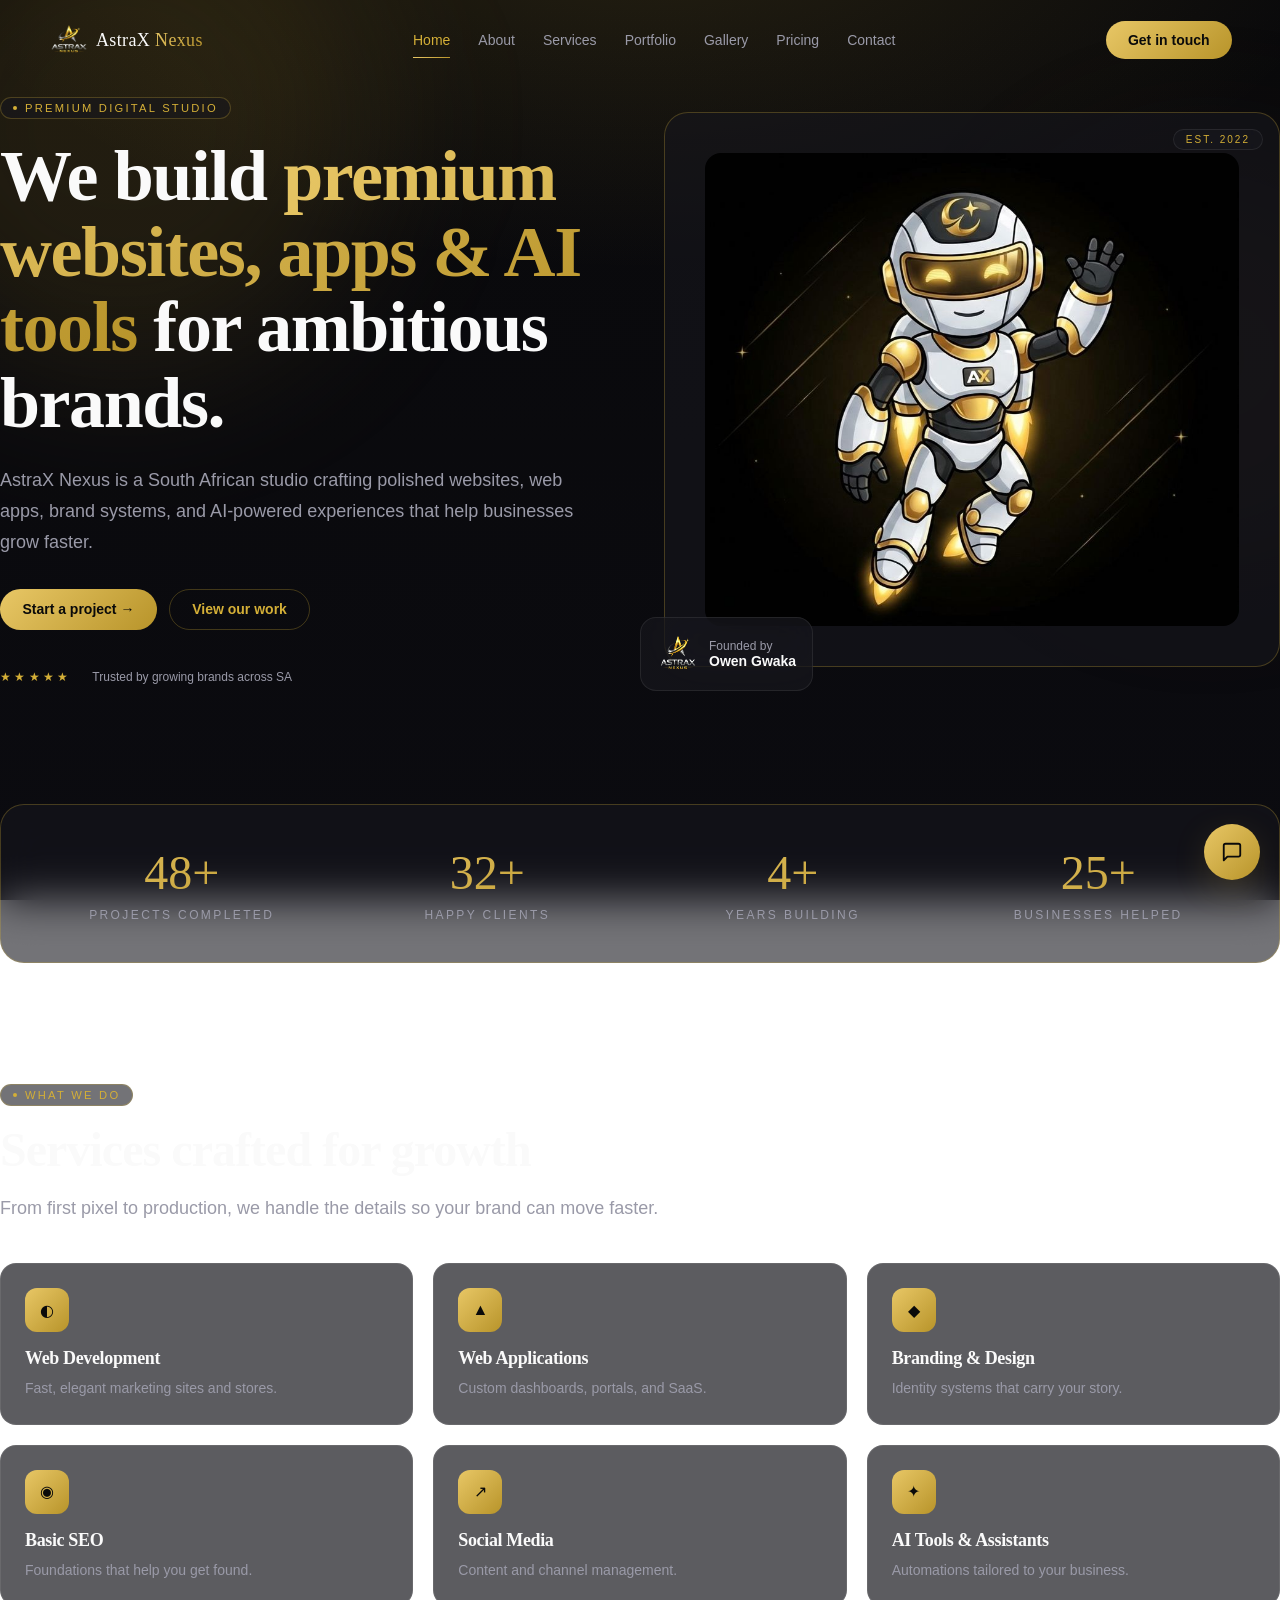
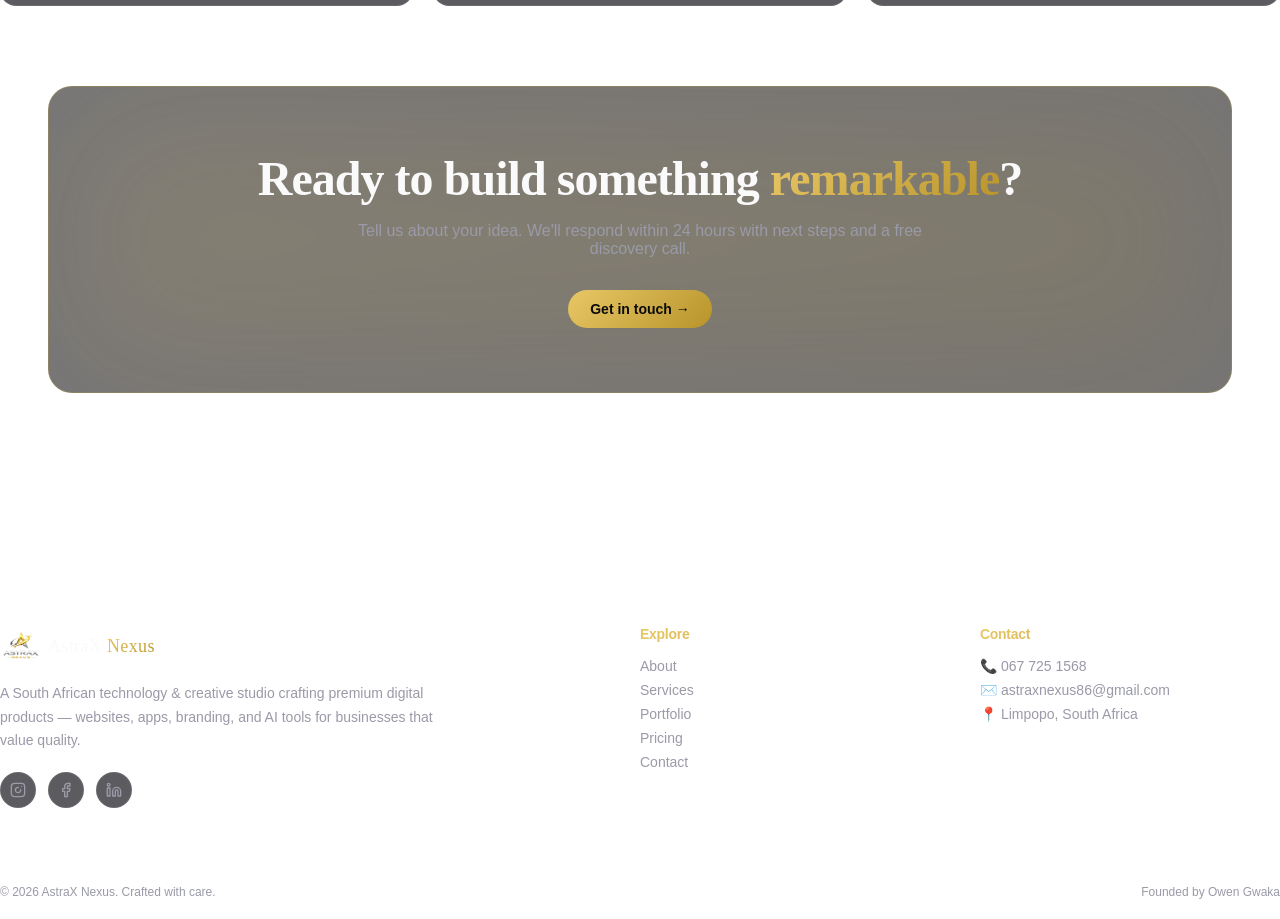
<file: index.html>
<!doctype html>
<html lang="en">

<head>
  <meta charset="utf-8" />
  <meta name="viewport" content="width=device-width, initial-scale=1" />
  <title>AstraX Nexus | Web Design, Web Apps &amp; AI Tools in South Africa</title>
  <meta name="description"
    content="AstraX Nexus creates premium websites, web apps, branding systems, SEO campaigns, and AI assistants for ambitious South African businesses." />
  <meta name="author" content="AstraX Nexus" />
  <meta name="robots" content="index, follow" />
  <meta name="theme-color" content="#09090B" />
  <link rel="canonical" href="https://astraxnexus.com/" />
  <meta property="og:title" content="AstraX Nexus | Premium Web Design, Apps & AI Tools" />
  <meta property="og:description"
    content="Premium websites, branding, SEO, and AI tools crafted for modern businesses in South Africa." />
  <meta property="og:type" content="website" />
  <meta property="og:locale" content="en_ZA" />
  <meta property="og:site_name" content="AstraX Nexus" />
  <meta property="og:image" content="assets/images/robot-hero.jpg" />
  <meta name="twitter:card" content="summary_large_image" />
  <meta name="twitter:title" content="AstraX Nexus | Web Design, Web Apps & AI Tools" />
  <meta name="twitter:description"
    content="Premium websites, branding, SEO, and AI tools crafted for modern businesses in South Africa." />
  <meta name="twitter:image" content="assets/images/robot-hero.jpg" />
  <script type="application/ld+json">
    {
      "@context": "https://schema.org",
      "@type": "ProfessionalService",
      "name": "AstraX Nexus",
      "description": "AstraX Nexus creates premium websites, web apps, branding systems, SEO campaigns, and AI assistants for businesses in South Africa.",
      "areaServed": "South Africa",
      "founder": {
        "@type": "Person",
        "name": "Owen Gwaka"
      },
      "serviceType": [
        "Website Development",
        "Web Applications",
        "Branding & Design",
        "SEO",
        "Social Media",
        "AI Assistants"
      ]
    }
  </script>
  <link rel="icon" href="assets/images/logo.png" type="image/png" />
  <link rel="stylesheet" href="assets/css/styles.css" />
</head>

<body>
  <div id="site-nav"></div>
  <div id="site-breadcrumbs"></div>

  <main>
    <!-- HERO -->
    <section class="hero">
      <div class="hero-blobs" aria-hidden="true">
        <div class="b1"></div>
        <div class="b2"></div>
      </div>
      <div class="container-x hero-grid">
        <div class="animate-fade-up">
          <div class="eyebrow">Premium Digital Studio</div>
          <h1>We build <span class="gold-text">premium websites, apps &amp; AI tools</span> for ambitious brands.</h1>
          <p class="lede">AstraX Nexus is a South African studio crafting polished websites, web apps, brand systems,
            and AI-powered experiences that help businesses grow faster.</p>
          <div class="hero-ctas">
            <a class="btn btn-gold" href="contact.html">Start a project →</a>
            <a class="btn btn-ghost-gold" href="portfolio.html">View our work</a>
          </div>
          <div class="hero-trust">
            <div class="hero-stars">★ ★ ★ ★ ★</div>
            <span>Trusted by growing brands across SA</span>
          </div>
        </div>
        <div class="hero-visual animate-fade-up delay-1">
          <div class="glass-gold card">
            <img src="assets/images/robot-hero.jpg" alt="AstraX Nexus mascot" loading="lazy" decoding="async" />
            <div class="hero-badge glass">Est. 2022</div>
          </div>
          <div class="hero-founder glass">
            <img src="assets/images/logo.png" alt="" loading="lazy" decoding="async" />
            <div>
              <p class="text-muted" style="font-size:0.75rem">Founded by</p>
              <p style="font-size:0.875rem; font-weight:600">Owen Gwaka</p>
            </div>
          </div>
        </div>
      </div>
    </section>

    <!-- STATS -->
    <section class="container-x stats">
      <div class="glass-gold stats-card">
        <div class="stat">
          <p class="stat-value gold-text"><span data-counter="48">0</span>+</p>
          <p class="stat-label">Projects Completed</p>
        </div>
        <div class="stat">
          <p class="stat-value gold-text"><span data-counter="32">0</span>+</p>
          <p class="stat-label">Happy Clients</p>
        </div>
        <div class="stat">
          <p class="stat-value gold-text"><span data-counter="4">0</span>+</p>
          <p class="stat-label">Years Building</p>
        </div>
        <div class="stat">
          <p class="stat-value gold-text"><span data-counter="25">0</span>+</p>
          <p class="stat-label">Businesses Helped</p>
        </div>
      </div>
    </section>

    <!-- SERVICES PREVIEW -->
    <section class="container-x section">
      <div class="section-heading">
        <div class="eyebrow">What we do</div>
        <h2>Services crafted for growth</h2>
        <p>From first pixel to production, we handle the details so your brand can move faster.</p>
      </div>
      <div class="grid-cards cols-3">
        <div class="glass card">
          <div class="icon-badge">◐</div>
          <h3>Web Development</h3>
          <p>Fast, elegant marketing sites and stores.</p>
        </div>
        <div class="glass card">
          <div class="icon-badge">▲</div>
          <h3>Web Applications</h3>
          <p>Custom dashboards, portals, and SaaS.</p>
        </div>
        <div class="glass card">
          <div class="icon-badge">◆</div>
          <h3>Branding &amp; Design</h3>
          <p>Identity systems that carry your story.</p>
        </div>
        <div class="glass card">
          <div class="icon-badge">◉</div>
          <h3>Basic SEO</h3>
          <p>Foundations that help you get found.</p>
        </div>
        <div class="glass card">
          <div class="icon-badge">↗</div>
          <h3>Social Media</h3>
          <p>Content and channel management.</p>
        </div>
        <div class="glass card">
          <div class="icon-badge">✦</div>
          <h3>AI Tools &amp; Assistants</h3>
          <p>Automations tailored to your business.</p>
        </div>
      </div>
    </section>

    <!-- CTA -->
    <section class="container-x" style="padding-bottom:5rem">
      <div class="glass-gold cta-card">
        <h2>Ready to build something <span class="gold-text">remarkable</span>?</h2>
        <p>Tell us about your idea. We'll respond within 24 hours with next steps and a free discovery call.</p>
        <a class="btn btn-gold" href="contact.html">Get in touch →</a>
      </div>
    </section>
  </main>

  <div id="site-footer"></div>
  <div id="site-chat"></div>
  <script src="assets/js/chatbot.js"></script>
  <script src="assets/js/main.js"></script>
</body>

</html>
</file>
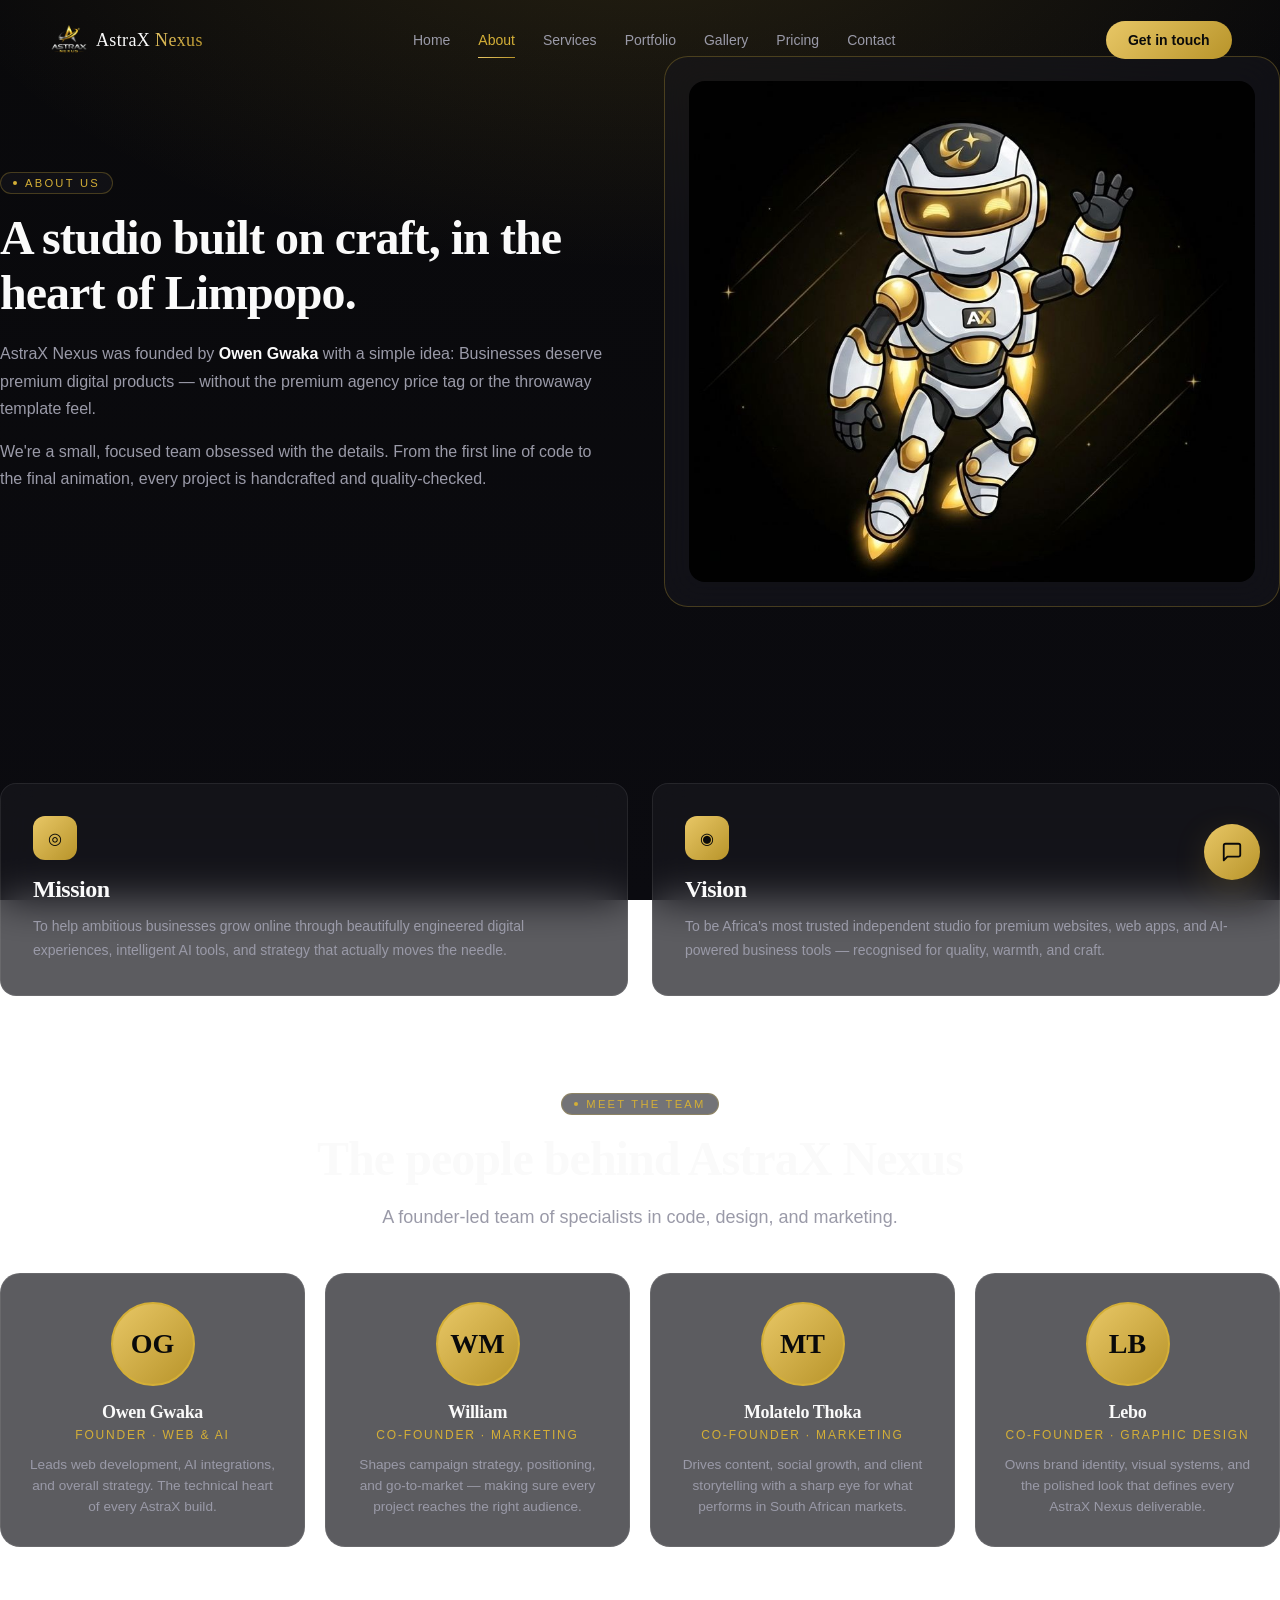
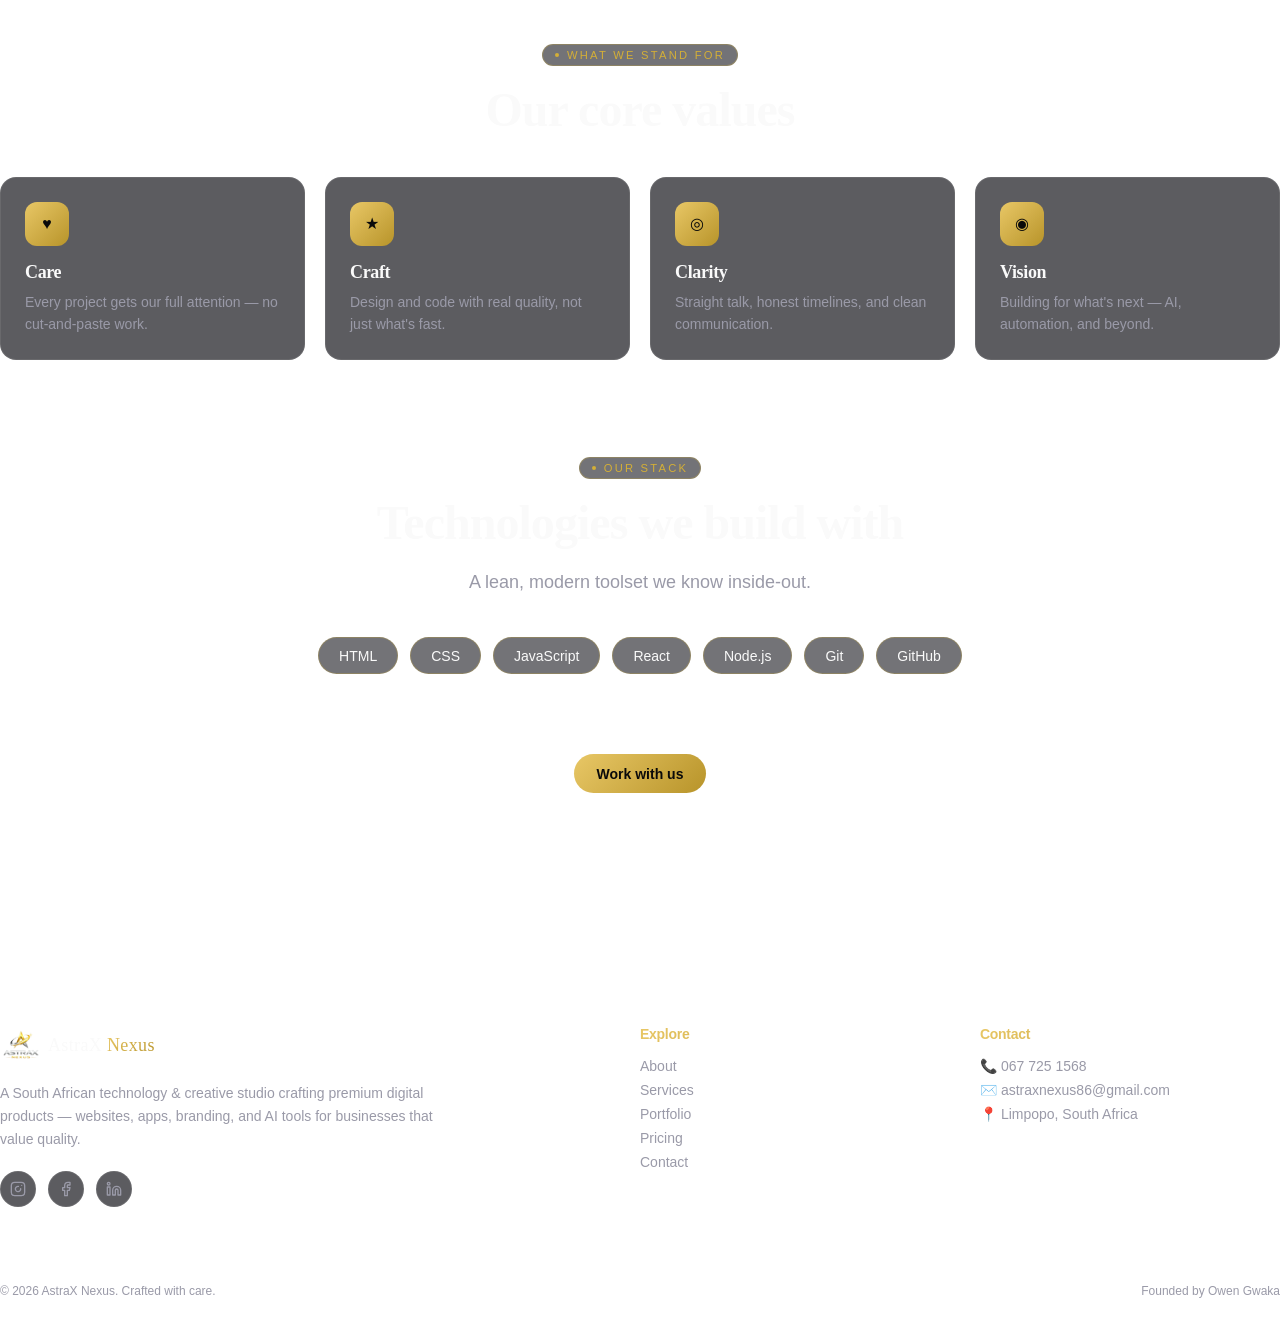
<file: about.html>
<!doctype html>
<html lang="en">

<head>
  <meta charset="utf-8" />
  <meta name="viewport" content="width=device-width, initial-scale=1" />
  <title>About AstraX Nexus | Limpopo Digital Studio & Creative Team</title>
  <meta name="description"
    content="Learn about AstraX Nexus — a South African digital studio founded by Owen Gwaka, with a mission to deliver premium websites, apps, branding, and AI solutions crafted with care." />
  <meta name="robots" content="index, follow" />
  <meta name="theme-color" content="#09090B" />
  <link rel="canonical" href="https://astraxnexus.com/about.html" />
  <meta property="og:title" content="About AstraX Nexus | Digital Studio in Limpopo" />
  <meta property="og:description"
    content="Meet the team and mission behind AstraX Nexus, a premium digital studio creating modern websites, apps, branding, and AI solutions in South Africa." />
  <meta property="og:type" content="website" />
  <meta property="og:locale" content="en_ZA" />
  <meta property="og:image" content="assets/images/robot-hero.jpg" />
  <meta name="twitter:card" content="summary_large_image" />
  <meta name="twitter:title" content="About AstraX Nexus | Digital Studio in Limpopo" />
  <meta name="twitter:description"
    content="Meet the team and mission behind AstraX Nexus, a premium digital studio creating modern websites, apps, branding, and AI solutions in South Africa." />
  <meta name="twitter:image" content="assets/images/robot-hero.jpg" />
  <link rel="icon" href="assets/images/logo.png" type="image/png" />
  <link rel="preconnect" href="https://fonts.googleapis.com" />
  <link rel="preconnect" href="https://fonts.gstatic.com" crossorigin />
  <link rel="stylesheet"
    href="https://fonts.googleapis.com/css2?family=Inter:wght@300;400;500;600;700&family=Playfair+Display:wght@500;600;700&display=swap" />
  <link rel="stylesheet" href="assets/css/styles.css" />
</head>

<body>
  <div id="site-nav"></div>
  <div id="site-breadcrumbs"></div>

  <main class="container-x" style="padding: 3.5rem 0 5rem;">
    <!-- Intro -->
    <section class="hero-grid" style="padding-top:0">
      <div class="animate-fade-up">
        <div class="section-heading">
          <div class="eyebrow">About us</div>
          <h1>A studio built on craft, in the heart of Limpopo.</h1>
        </div>
        <p class="text-muted" style="margin-top:1.25rem; line-height:1.7">
          AstraX Nexus was founded by <span style="color:var(--fg); font-weight:600">Owen Gwaka</span> with a simple
          idea: Businesses deserve premium digital products — without the premium agency price tag or the
          throwaway template feel.
        </p>
        <p class="text-muted" style="margin-top:1rem; line-height:1.7">
          We're a small, focused team obsessed with the details. From the first line of code to the final animation,
          every project is handcrafted and quality-checked.
        </p>

      </div>
      <div class="glass-gold animate-fade-up delay-1" style="padding:1.5rem; border-radius:1.5rem">
        <img src="assets/images/robot-hero.jpg" alt="AstraX mascot" class="animate-float" style="border-radius:1rem"
          loading="lazy" decoding="async" />
      </div>
    </section>

    <!-- Mission & Vision -->
    <section style="margin-top:6rem; display:grid; grid-template-columns:1fr; gap:1.5rem;" class="mv-grid">
      <div class="glass card" style="padding:2rem">
        <div class="icon-badge">◎</div>
        <h3 style="margin-top:1rem; font-size:1.5rem">Mission</h3>
        <p style="margin-top:0.75rem; color:var(--muted); line-height:1.7">To help ambitious businesses grow online
          through beautifully engineered digital experiences, intelligent AI tools, and strategy that actually moves the
          needle.</p>
      </div>
      <div class="glass card" style="padding:2rem">
        <div class="icon-badge">◉</div>
        <h3 style="margin-top:1rem; font-size:1.5rem">Vision</h3>
        <p style="margin-top:0.75rem; color:var(--muted); line-height:1.7">To be Africa's most trusted independent
          studio for premium websites, web apps, and AI-powered business tools — recognised for quality, warmth, and
          craft.</p>
      </div>
    </section>

    <!-- Team -->
    <section style="margin-top:6rem">
      <div class="section-heading center">
        <div class="eyebrow">Meet the team</div>
        <h2>The people behind AstraX Nexus</h2>
        <p>A founder-led team of specialists in code, design, and marketing.</p>
      </div>
      <div class="team-grid">
        <div class="glass member">
          <div class="avatar">OG</div>
          <h4>Owen Gwaka</h4>
          <div class="role">Founder · Web &amp; AI</div>
          <p>Leads web development, AI integrations, and overall strategy. The technical heart of every AstraX build.
          </p>
        </div>
        <div class="glass member">
          <div class="avatar">WM</div>
          <h4>William</h4>
          <div class="role">Co-Founder · Marketing</div>
          <p>Shapes campaign strategy, positioning, and go-to-market — making sure every project reaches the right
            audience.</p>
        </div>
        <div class="glass member">
          <div class="avatar">MT</div>
          <h4>Molatelo Thoka</h4>
          <div class="role">Co-Founder · Marketing</div>
          <p>Drives content, social growth, and client storytelling with a sharp eye for what performs in South African
            markets.</p>
        </div>
        <div class="glass member">
          <div class="avatar">LB</div>
          <h4>Lebo</h4>
          <div class="role">Co-Founder · Graphic Design</div>
          <p>Owns brand identity, visual systems, and the polished look that defines every AstraX Nexus deliverable.</p>
        </div>
      </div>
    </section>

    <!-- Values -->
    <section style="margin-top:6rem">
      <div class="section-heading center">
        <div class="eyebrow">What we stand for</div>
        <h2>Our core values</h2>
      </div>
      <div class="grid-cards cols-4">
        <div class="glass card">
          <div class="icon-badge">♥</div>
          <h3>Care</h3>
          <p>Every project gets our full attention — no cut-and-paste work.</p>
        </div>
        <div class="glass card">
          <div class="icon-badge">★</div>
          <h3>Craft</h3>
          <p>Design and code with real quality, not just what's fast.</p>
        </div>
        <div class="glass card">
          <div class="icon-badge">◎</div>
          <h3>Clarity</h3>
          <p>Straight talk, honest timelines, and clean communication.</p>
        </div>
        <div class="glass card">
          <div class="icon-badge">◉</div>
          <h3>Vision</h3>
          <p>Building for what's next — AI, automation, and beyond.</p>
        </div>
      </div>
    </section>

    <!-- Stack -->
    <section style="margin-top:6rem">
      <div class="section-heading center">
        <div class="eyebrow">Our stack</div>
        <h2>Technologies we build with</h2>
        <p>A lean, modern toolset we know inside-out.</p>
      </div>
      <div class="chip-row">
        <div class="glass-gold chip">HTML</div>
        <div class="glass-gold chip">CSS</div>
        <div class="glass-gold chip">JavaScript</div>
        <div class="glass-gold chip">React</div>
        <div class="glass-gold chip">Node.js</div>
        <div class="glass-gold chip">Git</div>
        <div class="glass-gold chip">GitHub</div>
      </div>
    </section>

    <section class="text-center" style="margin-top:5rem">
      <a class="btn btn-gold" href="contact.html">Work with us</a>
    </section>
  </main>

  <style>
    @media(min-width:768px) {
      .mv-grid {
        grid-template-columns: 1fr 1fr !important;
      }
    }
  </style>

  <div id="site-footer"></div>
  <div id="site-chat"></div>
  <script src="assets/js/chatbot.js"></script>
  <script src="assets/js/main.js"></script>
</body>

</html>
</file>
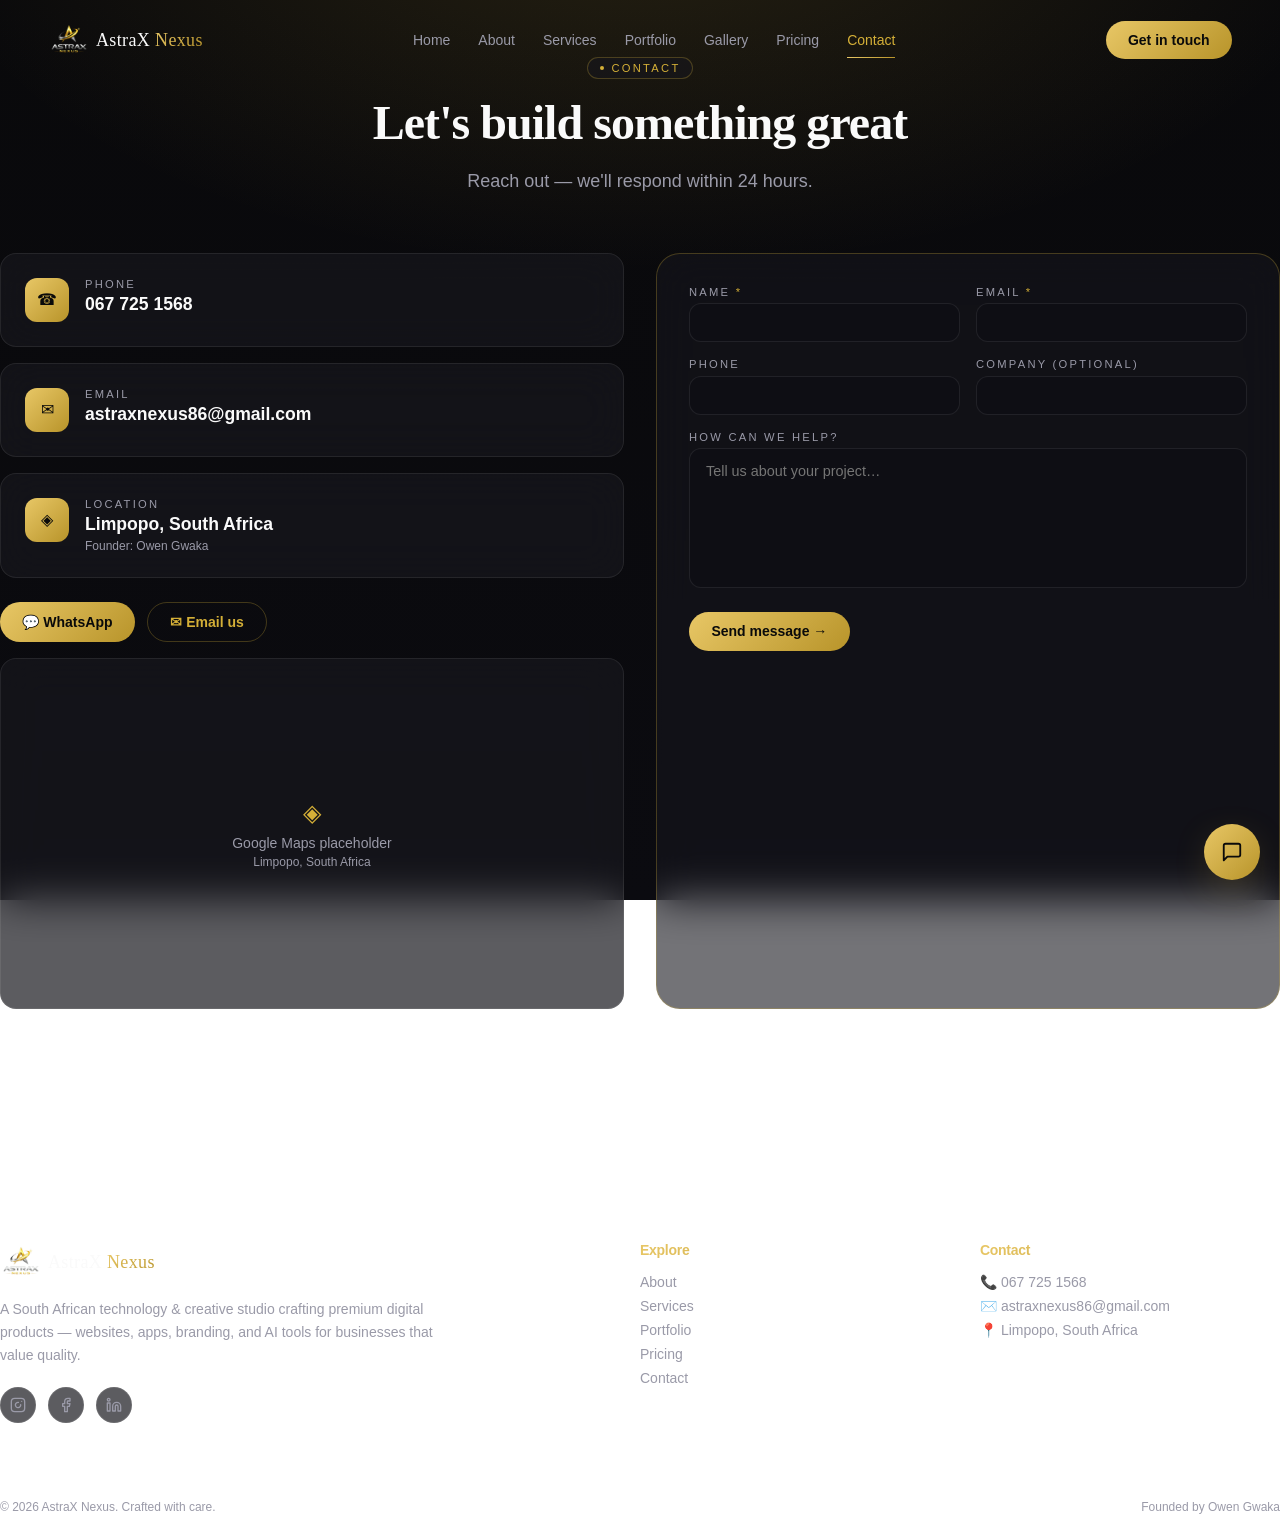
<file: contact.html>
<!doctype html>
<html lang="en">

<head>
  <meta charset="utf-8" />
  <meta name="viewport" content="width=device-width, initial-scale=1" />
  <title>Contact AstraX Nexus | Book a Website, App or Branding Project</title>
  <meta name="description"
    content="Contact AstraX Nexus for website development, branding, SEO, UI design, and AI assistant projects. Reach out by phone, email, WhatsApp, or enquiry form." />
  <meta name="robots" content="index, follow" />
  <meta name="theme-color" content="#09090B" />
  <link rel="canonical" href="https://astraxnexus.com/contact.html" />
  <meta property="og:title" content="Contact AstraX Nexus | Web, Branding & AI Services" />
  <meta property="og:description"
    content="Get in touch with AstraX Nexus to discuss new websites, apps, branding systems, or AI-powered business solutions." />
  <meta property="og:type" content="website" />
  <meta property="og:locale" content="en_ZA" />
  <meta property="og:image" content="assets/images/robot-hero.jpg" />
  <meta name="twitter:card" content="summary_large_image" />
  <meta name="twitter:title" content="Contact AstraX Nexus | Web, Branding & AI Services" />
  <meta name="twitter:description"
    content="Get in touch with AstraX Nexus to discuss new websites, apps, branding systems, or AI-powered business solutions." />
  <meta name="twitter:image" content="assets/images/robot-hero.jpg" />
  <link rel="icon" href="assets/images/logo.png" type="image/png" />
  <link rel="preconnect" href="https://fonts.googleapis.com" />
  <link rel="preconnect" href="https://fonts.gstatic.com" crossorigin />
  <link rel="stylesheet"
    href="https://fonts.googleapis.com/css2?family=Inter:wght@300;400;500;600;700&family=Playfair+Display:wght@500;600;700&display=swap" />
  <link rel="stylesheet" href="assets/css/styles.css" />
</head>

<body>
  <div id="site-nav"></div>
  <div id="site-breadcrumbs"></div>

  <main class="container-x" style="padding: 3.5rem 0 5rem">
    <div class="section-heading center">
      <div class="eyebrow">Contact</div>
      <h1>Let's build something great</h1>
      <p>Reach out — we'll respond within 24 hours.</p>
    </div>

    <div class="contact-grid">
      <!-- Info -->
      <div style="display:flex; flex-direction:column; gap:1rem">
        <div class="glass info-card">
          <div class="icon-badge">☎</div>
          <div>
            <p class="lbl">Phone</p>
            <p class="val"><a href="tel:+27677251568">067 725 1568</a></p>
          </div>
        </div>
        <div class="glass info-card">
          <div class="icon-badge">✉</div>
          <div>
            <p class="lbl">Email</p>
            <p class="val"><a href="mailto:astraxnexus86@gmail.com">astraxnexus86@gmail.com</a></p>
          </div>
        </div>
        <div class="glass info-card">
          <div class="icon-badge">◈</div>
          <div>
            <p class="lbl">Location</p>
            <p class="val">Limpopo, South Africa</p>
            <p class="text-muted" style="font-size:0.75rem; margin-top:0.25rem">Founder: Owen Gwaka</p>
          </div>
        </div>

        <div style="display:flex; gap:0.75rem; flex-wrap:wrap; margin-top:0.5rem">
          <a class="btn btn-gold" href="https://wa.me/27677251568" target="_blank" rel="noreferrer">💬 WhatsApp</a>
          <a class="btn btn-ghost-gold" href="mailto:astraxnexus86@gmail.com">✉ Email us</a>
        </div>

        <div class="glass map-card">
          <div>
            <div style="color:var(--gold); font-size:1.5rem">◈</div>
            <p style="margin-top:0.5rem">Google Maps placeholder</p>
            <p style="font-size:0.75rem; margin-top:0.25rem">Limpopo, South Africa</p>
          </div>
        </div>
      </div>

      <!-- Form -->
      <form class="glass-gold form-card" id="contact-form">
        <div class="form-row two">
          <div class="field"><label>Name <span class="req">*</span></label><input name="name" type="text" required />
          </div>
          <div class="field"><label>Email <span class="req">*</span></label><input name="email" type="email" required />
          </div>
        </div>
        <div class="form-row two">
          <div class="field"><label>Phone</label><input name="phone" type="tel" /></div>
          <div class="field"><label>Company (optional)</label><input name="company" type="text" /></div>
        </div>
        <div class="field" style="margin-bottom:1.25rem">
          <label>How can we help?</label>
          <textarea name="message" rows="5" required placeholder="Tell us about your project…"></textarea>
        </div>
        <button class="btn btn-gold" type="submit">Send message →</button>
      </form>
    </div>
  </main>

  <div id="site-footer"></div>
  <div id="site-chat"></div>
  <script src="assets/js/chatbot.js"></script>
  <script src="assets/js/main.js"></script>
</body>

</html>
</file>
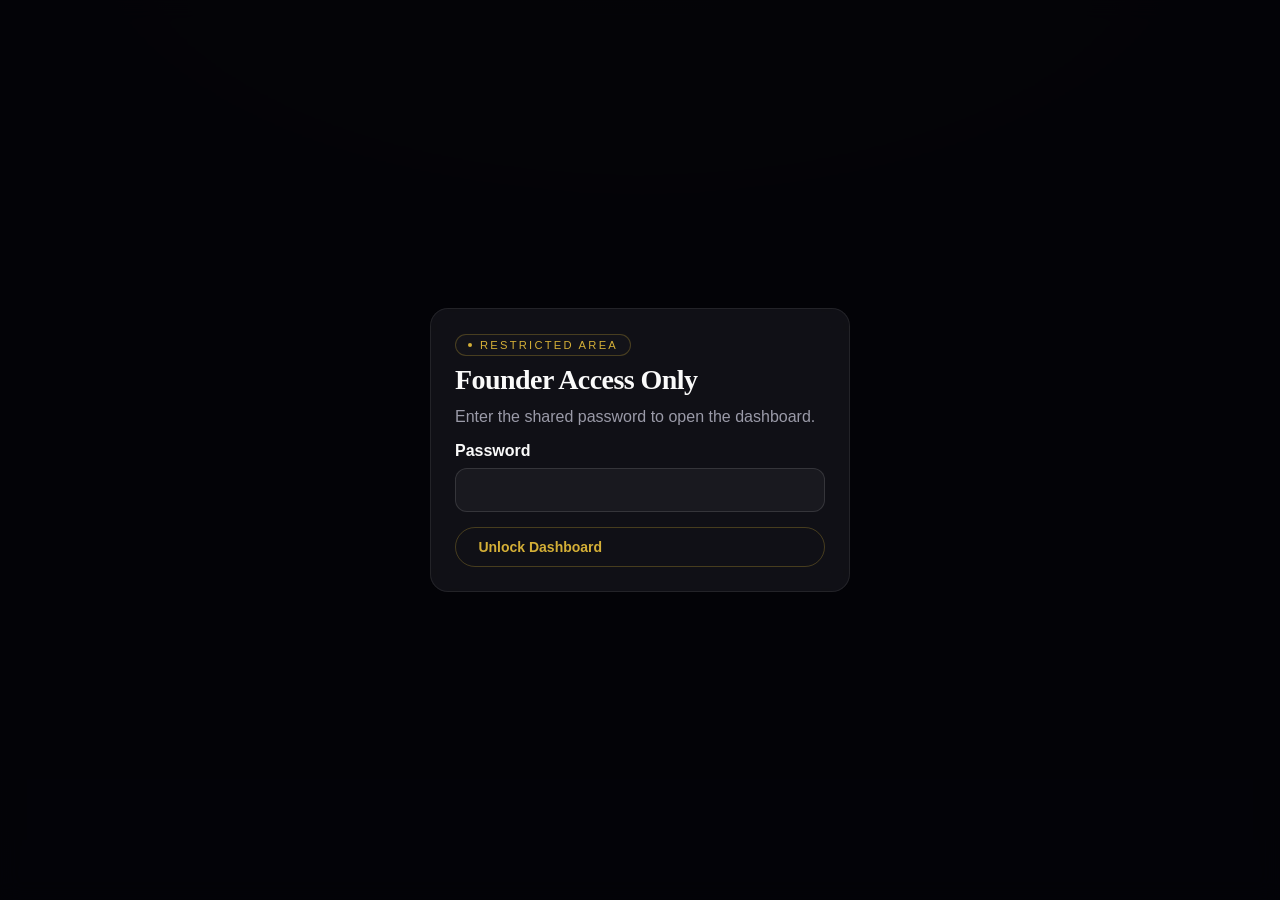
<file: dashboard.html>
<!doctype html>
<html lang="en">

<head>
  <meta charset="utf-8" />
  <meta name="viewport" content="width=device-width, initial-scale=1" />
  <title>Dashboard — AstraX Nexus Admin</title>
  <meta name="description" content="AstraX Nexus admin dashboard preview." />
  <meta name="robots" content="noindex, nofollow" />
  <meta name="theme-color" content="#09090B" />
  <link rel="icon" href="assets/images/logo.png" type="image/png" />
  <link rel="stylesheet" href="assets/css/styles.css" />
</head>

<body>
  <div id="dashboard-auth-overlay"
    style="position:fixed; inset:0; z-index:9999; display:flex; align-items:center; justify-content:center; padding:1.5rem; background:rgba(4,4,8,0.94); backdrop-filter:blur(10px);">
    <div class="glass" style="width:min(100%, 420px); padding:1.5rem; border-radius:18px;">
      <div class="eyebrow">Restricted Area</div>
      <h2 style="margin:0.5rem 0 0.75rem; font-size:1.75rem">Founder Access Only</h2>
      <p style="margin:0 0 1rem; color:var(--muted)">Enter the shared password to open the dashboard.</p>
      <form id="dashboard-auth-form" novalidate>
        <label for="dashboard-password" style="display:block; margin-bottom:0.5rem; font-weight:600">Password</label>
        <input id="dashboard-password" type="password" autocomplete="off" required
          style="width:100%; padding:0.85rem 1rem; border-radius:12px; border:1px solid rgba(255,255,255,0.12); background:rgba(255,255,255,0.04); color:var(--text); margin-bottom:0.9rem">
        <button type="submit" class="btn btn-ghost-gold" style="width:100%">Unlock Dashboard</button>
      </form>
      <p id="dashboard-auth-error" style="margin-top:0.9rem; color:#ffb4b4; display:none">Incorrect password. Please try
        again.</p>
    </div>
  </div>

  <div id="dashboard-content" style="display:none">
    <div id="site-nav"></div>
    <div id="site-breadcrumbs"></div>

    <main class="container-x" style="padding: 2.5rem 0 4rem">
      <div class="section-heading">
        <div class="eyebrow">Admin</div>
        <h2>Dashboard</h2>
        <p>Preview of the admin surface — coming soon.</p>
      </div>

      <div class="dash-grid">
        <aside class="glass dash-nav" id="dash-nav">
          <button class="active" data-tab="overview">▤ Overview</button>
          <button data-tab="projects">🔧 Projects</button>
          <button data-tab="gallery">🖼 Gallery</button>
          <button data-tab="services">⚙ Services</button>
          <button data-tab="pricing">💲 Pricing</button>
          <button data-tab="testimonials">★ Testimonials</button>
          <button data-tab="messages">✉ Messages</button>
        </aside>

        <div>
          <div class="dash-panel" data-tab="overview">
            <div class="kpi-grid">
              <div class="glass kpi">
                <div class="kpi-top">Active Projects <span style="color:var(--gold)">▲</span></div>
                <p class="kpi-val gold-text">12</p>
              </div>
              <div class="glass kpi">
                <div class="kpi-top">New Messages <span style="color:var(--gold)">✉</span></div>
                <p class="kpi-val gold-text">8</p>
              </div>
              <div class="glass kpi">
                <div class="kpi-top">Total Clients <span style="color:var(--gold)">◉</span></div>
                <p class="kpi-val gold-text">32</p>
              </div>
              <div class="glass kpi">
                <div class="kpi-top">Revenue (MTD) <span style="color:var(--gold)">↗</span></div>
                <p class="kpi-val gold-text">R48k</p>
              </div>
            </div>
            <div class="glass activity">
              <h3 style="font-size:1.05rem; font-weight:600">Recent activity</h3>
              <ul style="margin-top:0.75rem">
                <li><span>New contact from Sipho M.</span><span style="font-size:0.75rem">1h ago</span></li>
                <li><span>Portfolio project 'Kanto' updated</span><span style="font-size:0.75rem">2h ago</span></li>
                <li><span>Invoice paid — Sable Estates</span><span style="font-size:0.75rem">3h ago</span></li>
                <li><span>AI assistant deployed for AutoLoop</span><span style="font-size:0.75rem">4h ago</span></li>
              </ul>
            </div>
          </div>

          <div class="dash-panel" data-tab="projects" style="display:none">
            <div class="glass-gold cta-card">
              <h2 style="font-size:1.5rem">Projects management</h2>
              <p>This module is prepared with reusable components and ready for backend integration.</p><button
                class="btn btn-ghost-gold">Coming soon</button>
            </div>
          </div>
          <div class="dash-panel" data-tab="gallery" style="display:none">
            <div class="glass-gold cta-card">
              <h2 style="font-size:1.5rem">Gallery management</h2>
              <p>This module is prepared with reusable components and ready for backend integration.</p><button
                class="btn btn-ghost-gold">Coming soon</button>
            </div>
          </div>
          <div class="dash-panel" data-tab="services" style="display:none">
            <div class="glass-gold cta-card">
              <h2 style="font-size:1.5rem">Services management</h2>
              <p>This module is prepared with reusable components and ready for backend integration.</p><button
                class="btn btn-ghost-gold">Coming soon</button>
            </div>
          </div>
          <div class="dash-panel" data-tab="pricing" style="display:none">
            <div class="glass-gold cta-card">
              <h2 style="font-size:1.5rem">Pricing management</h2>
              <p>This module is prepared with reusable components and ready for backend integration.</p><button
                class="btn btn-ghost-gold">Coming soon</button>
            </div>
          </div>
          <div class="dash-panel" data-tab="testimonials" style="display:none">
            <div class="glass-gold cta-card">
              <h2 style="font-size:1.5rem">Testimonials management</h2>
              <p>This module is prepared with reusable components and ready for backend integration.</p><button
                class="btn btn-ghost-gold">Coming soon</button>
            </div>
          </div>
          <div class="dash-panel" data-tab="messages" style="display:none">
            <div class="glass-gold cta-card">
              <h2 style="font-size:1.5rem">Messages management</h2>
              <p>This module is prepared with reusable components and ready for backend integration.</p><button
                class="btn btn-ghost-gold">Coming soon</button>
            </div>
          </div>
        </div>
      </div>
    </main>

    <div id="site-footer"></div>
    <div id="site-chat"></div>
  </div>

  <script src="assets/js/chatbot.js"></script>
  <script src="assets/js/main.js"></script>
  <script>
    (function () {
      const authOverlay = document.getElementById('dashboard-auth-overlay');
      const authContent = document.getElementById('dashboard-content');
      const authForm = document.getElementById('dashboard-auth-form');
      const authInput = document.getElementById('dashboard-password');
      const authError = document.getElementById('dashboard-auth-error');
      const correctPassword = 'Nexi';
      const storageKey = 'astrax-dashboard-auth';

      function unlockDashboard() {
        authOverlay.style.display = 'none';
        authContent.style.display = 'block';
        sessionStorage.setItem(storageKey, 'granted');
      }

      if (sessionStorage.getItem(storageKey) === 'granted') {
        unlockDashboard();
      }

      authForm.addEventListener('submit', function (event) {
        event.preventDefault();

        const submittedPassword = authInput.value.trim().toLowerCase();
        const expectedPassword = correctPassword.toLowerCase();

        if (submittedPassword === expectedPassword) {
          unlockDashboard();
          return;
        }

        authError.style.display = 'block';
        authInput.value = '';
        authInput.focus();
      });
    })();
  </script>
</body>

</html>
</file>
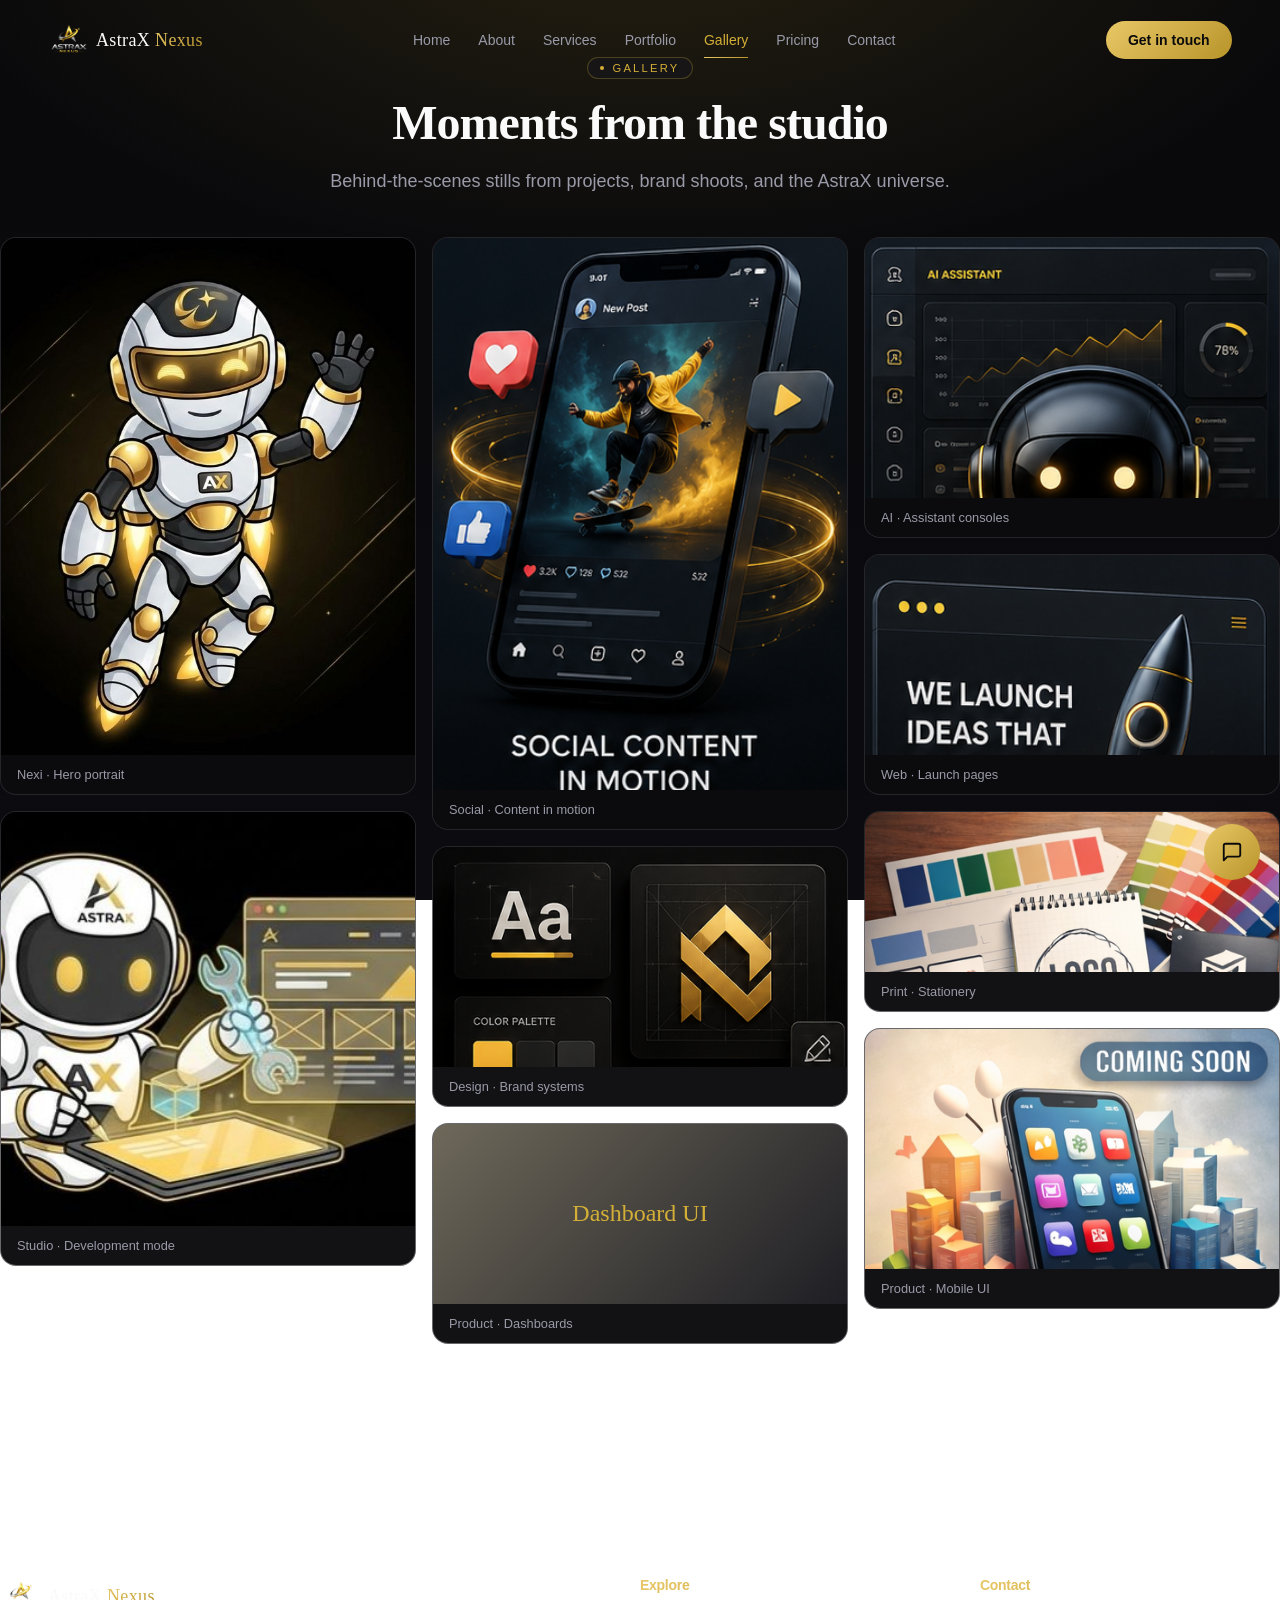
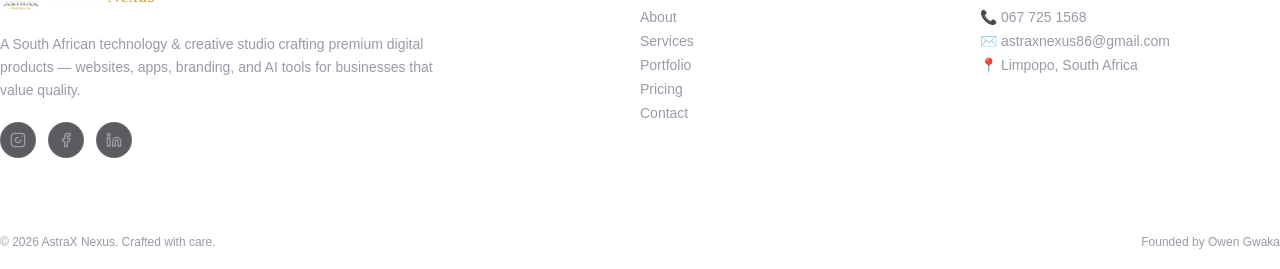
<file: gallery.html>
<!doctype html>
<html lang="en">

<head>
  <meta charset="utf-8" />
  <meta name="viewport" content="width=device-width, initial-scale=1" />
  <title>Gallery | Studio Visuals & Creative Work by AstraX Nexus</title>
  <meta name="description"
    content="Explore the AstraX Nexus gallery for behind-the-scenes visuals, brand systems, launch pages, social content, and creative studio moments." />
  <meta name="robots" content="index, follow" />
  <meta name="theme-color" content="#09090B" />
  <link rel="canonical" href="https://astraxnexus.com/gallery.html" />
  <meta property="og:title" content="AstraX Nexus Gallery | Studio Visuals & Creative Work" />
  <meta property="og:description"
    content="Behind-the-scenes visuals, branding assets, launch page concepts, and studio moments from AstraX Nexus." />
  <meta property="og:type" content="website" />
  <meta property="og:locale" content="en_ZA" />
  <meta property="og:image" content="assets/images/design_branding.png" />
  <meta name="twitter:card" content="summary_large_image" />
  <meta name="twitter:title" content="AstraX Nexus Gallery | Studio Visuals & Creative Work" />
  <meta name="twitter:description"
    content="Behind-the-scenes visuals, branding assets, launch page concepts, and studio moments from AstraX Nexus." />
  <meta name="twitter:image" content="assets/images/design_branding.png" />
  <link rel="icon" href="assets/images/logo.png" type="image/png" />
  <link rel="preconnect" href="https://fonts.googleapis.com" />
  <link rel="preconnect" href="https://fonts.gstatic.com" crossorigin />
  <link rel="stylesheet"
    href="https://fonts.googleapis.com/css2?family=Inter:wght@300;400;500;600;700&family=Playfair+Display:wght@500;600;700&display=swap" />
  <link rel="stylesheet" href="assets/css/styles.css" />
</head>

<body>
  <div id="site-nav"></div>
  <div id="site-breadcrumbs"></div>

  <main class="container-x" style="padding: 3.5rem 0 5rem">
    <div class="section-heading center">
      <div class="eyebrow">Gallery</div>
      <h1>Moments from the studio</h1>
      <p>Behind-the-scenes stills from projects, brand shoots, and the AstraX universe.</p>
    </div>

    <div class="masonry">
      <div class="masonry-item" data-lightbox
        data-lightbox-html='<img loading="lazy" decoding="async" src="assets/images/robot-hero.jpg" style="width:100%; border-radius:1rem" alt="Nexi hero"/><p style="margin-top:1rem; color:var(--muted)">Nexi — our brand mascot, poised for launch.</p>'>
        <div style="aspect-ratio:4/5"><img src="assets/images/robot-hero.jpg"
            style="width:100%; height:100%; object-fit:cover" alt="Nexi hero" loading="lazy" decoding="async" /></div>
        <div class="cap">Nexi · Hero portrait</div>
      </div>
      <div class="masonry-item" data-lightbox
        data-lightbox-html='<img loading="lazy" decoding="async" src="assets/images/robot-dev.jpg" style="width:100%; border-radius:1rem" alt="Robot dev"/><p style="margin-top:1rem; color:var(--muted)">Building interfaces — a friendly nod to our developer team.</p>'>
        <div style="aspect-ratio:1/1"><img src="assets/images/robot-dev.jpg"
            style="width:100%; height:100%; object-fit:cover" alt="Robot developer" loading="lazy" decoding="async" />
        </div>
        <div class="cap">Studio · Development mode</div>
      </div>
      <div class="masonry-item" data-lightbox
        data-lightbox-html='<img loading="lazy" decoding="async" src="assets/images/social-media.png" style="width:100%; border-radius:1rem" alt="Social media"/><p style="margin-top:1rem; color:var(--muted)">Social media, juggled effortlessly.</p>'>
        <div style="aspect-ratio:3/4"><img src="assets/images/social-media.png"
            style="width:100%; height:100%; object-fit:cover" alt="Social media" loading="lazy" decoding="async" />
        </div>
        <div class="cap">Social · Content in motion</div>
      </div>
      <div class="masonry-item" data-lightbox
        data-lightbox-html='<img loading="lazy" decoding="async" src="assets/images/design_branding.png" style="width:100%; border-radius:1rem" alt="Brand kit"/><p style="margin-top:1rem; color:var(--muted)">Gold-and-graphite brand kits — a signature AstraX Nexus deliverable.</p>'>
        <div class="thumb" style="height:220px"><img src="assets/images/design_branding.png" alt="Brand kit"
            loading="lazy" decoding="async" /></div>
        <div class="cap">Design · Brand systems</div>
      </div>
      <div class="masonry-item" data-lightbox
        data-lightbox-html='<div style="height:260px" class="thumb glass-gold">Dashboard UI</div><p style="margin-top:1rem; color:var(--muted)">Dark-mode dashboards designed for calm, focused work.</p>'>
        <div class="thumb" style="height:180px">Dashboard UI</div>
        <div class="cap">Product · Dashboards</div>
      </div>
      <div class="masonry-item" data-lightbox
        data-lightbox-html='<img loading="lazy" decoding="async" src="assets/images/ai.assistant.png" style="width:100%; border-radius:1rem" alt="AI Console"/><p style="margin-top:1rem; color:var(--muted)">A glimpse of one of our AI assistant admin consoles.</p>'>
        <div class="thumb" style="height:260px"><img src="assets/images/ai.assistant.png" alt="AI Console"
            loading="lazy" decoding="async" /></div>
        <div class="cap">AI · Assistant consoles</div>
      </div>
      <div class="masonry-item" data-lightbox
        data-lightbox-html='<img loading="lazy" decoding="async" src="assets/images/web_host.png" style="width:100%; border-radius:1rem" alt="Landing Hero"/><p style="margin-top:1rem; color:var(--muted)">Cinematic landing pages built for launches and campaigns.</p>'>
        <div class="thumb" style="height:200px"><img src="assets/images/web_host.png" alt="Landing Hero" loading="lazy"
            decoding="async" /></div>
        <div class="cap">Web · Launch pages</div>
      </div>
      <div class="masonry-item" data-lightbox
        data-lightbox-html='<img loading="lazy" decoding="async" src="assets/images/Branding_and_identity.png" style="width:100%; border-radius:1rem" alt="Print collateral"/><p style="margin-top:1rem; color:var(--muted)">Business cards and letterheads finished in matte black &amp; gold foil.</p>'>
        <div class="thumb" style="height:160px"><img src="assets/images/Branding_and_identity.png"
            alt="Print collateral" loading="lazy" decoding="async" /></div>
        <div class="cap">Print · Stationery</div>
      </div>
      <div class="masonry-item" data-lightbox
        data-lightbox-html='<img loading="lazy" decoding="async" src="assets/images/Mobile_Apps.png" style="width:100%; border-radius:1rem" alt="Mobile UI"/><p style="margin-top:1rem; color:var(--muted)">Mobile-first product screens — precise, warm, and fast.</p>'>
        <div class="thumb" style="height:240px"><img src="assets/images/Mobile_Apps.png" alt="Mobile UI" loading="lazy"
            decoding="async" /></div>
        <div class="cap">Product · Mobile UI</div>
      </div>
    </div>
  </main>

  <div class="lightbox" id="lightbox" aria-hidden="true">
    <div class="lightbox-card">
      <button class="lightbox-close" id="lightbox-close" aria-label="Close">✕</button>
      <div id="lightbox-content"></div>
    </div>
  </div>

  <div id="site-footer"></div>
  <div id="site-chat"></div>
  <script src="assets/js/chatbot.js"></script>
  <script src="assets/js/main.js"></script>
</body>

</html>
</file>
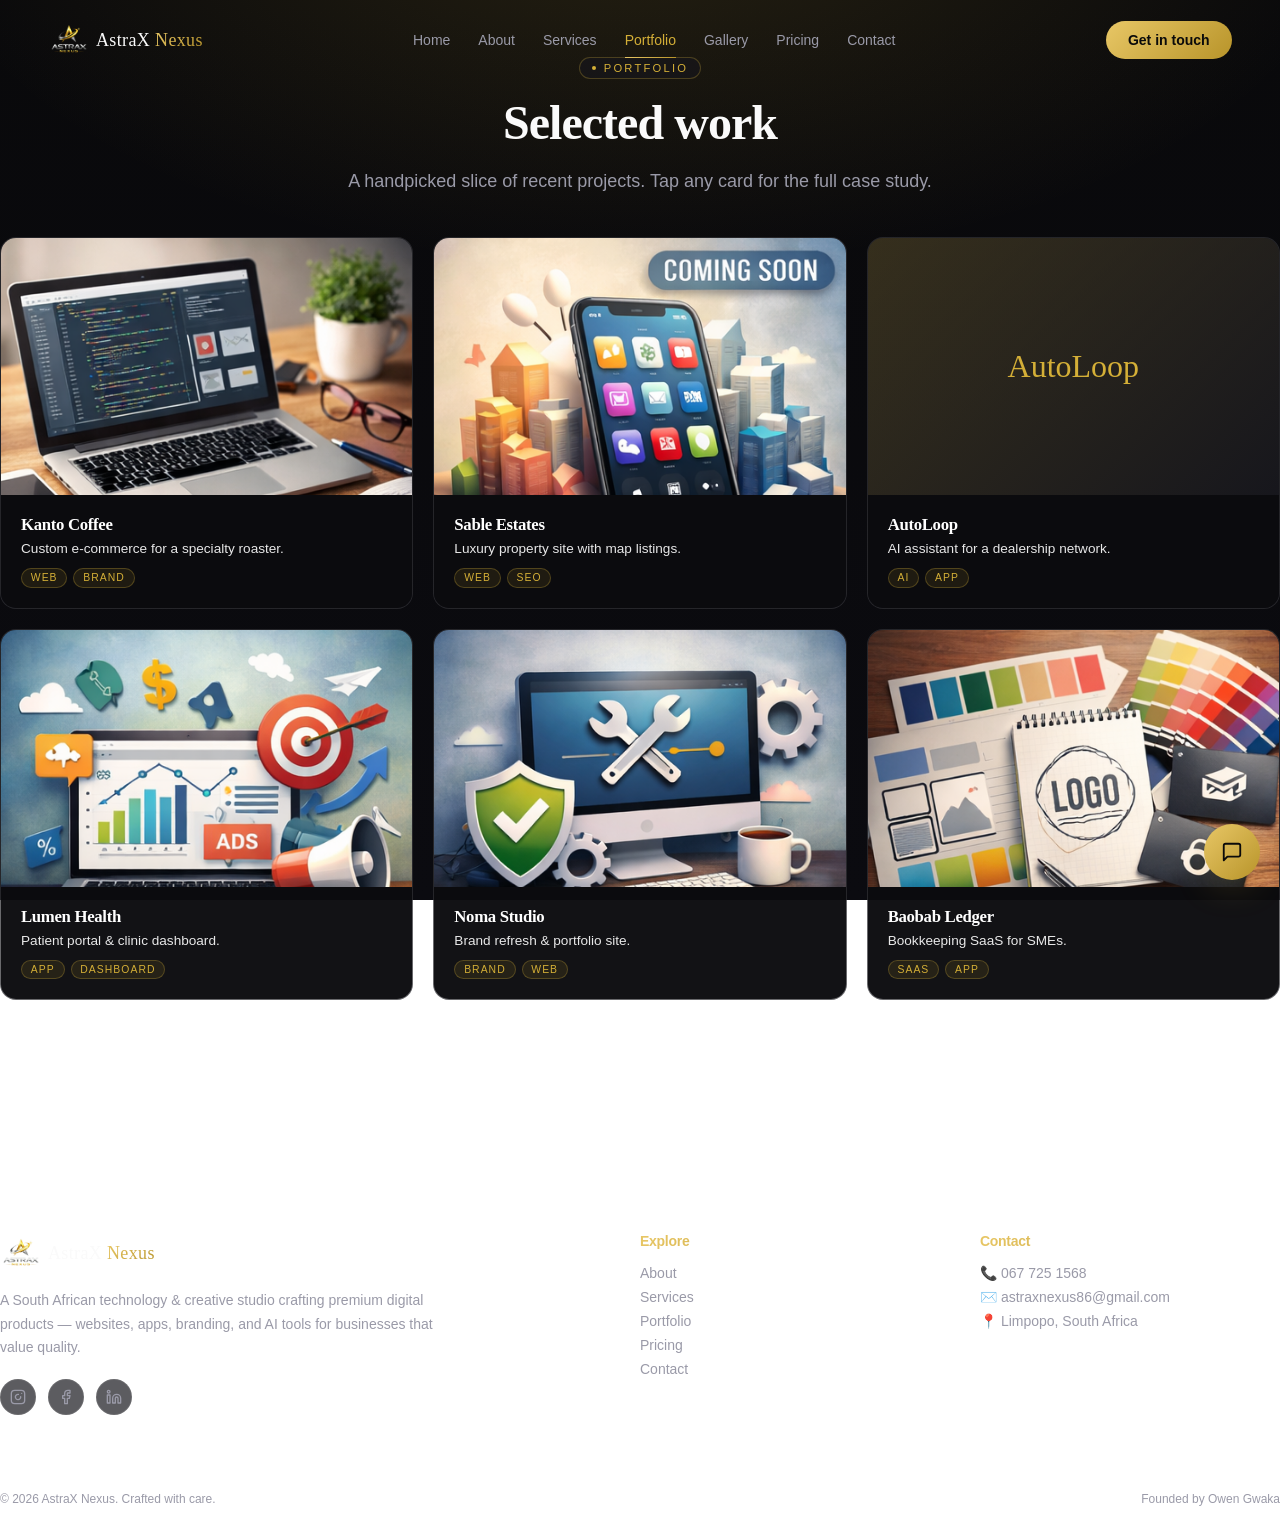
<file: portfolio.html>
<!doctype html>
<html lang="en">

<head>
  <meta charset="utf-8" />
  <meta name="viewport" content="width=device-width, initial-scale=1" />
  <title>Portfolio | Case Studies from AstraX Nexus</title>
  <meta name="description"
    content="Browse AstraX Nexus project case studies featuring websites, branding systems, mobile apps, dashboards, and AI solutions built for modern businesses." />
  <meta name="robots" content="index, follow" />
  <meta name="theme-color" content="#09090B" />
  <link rel="canonical" href="https://astraxnexus.com/portfolio.html" />
  <meta property="og:title" content="AstraX Nexus Portfolio | Featured Digital Projects" />
  <meta property="og:description"
    content="View case studies from AstraX Nexus spanning websites, branding, web apps, and AI-powered experiences." />
  <meta property="og:type" content="website" />
  <meta property="og:locale" content="en_ZA" />
  <meta property="og:image" content="assets/images/Web_development.png" />
  <meta name="twitter:card" content="summary_large_image" />
  <meta name="twitter:title" content="AstraX Nexus Portfolio | Featured Digital Projects" />
  <meta name="twitter:description"
    content="View case studies from AstraX Nexus spanning websites, branding, web apps, and AI-powered experiences." />
  <meta name="twitter:image" content="assets/images/Web_development.png" />
  <link rel="icon" href="assets/images/logo.png" type="image/png" />
  <link rel="preconnect" href="https://fonts.googleapis.com" />
  <link rel="preconnect" href="https://fonts.gstatic.com" crossorigin />
  <link rel="stylesheet"
    href="https://fonts.googleapis.com/css2?family=Inter:wght@300;400;500;600;700&family=Playfair+Display:wght@500;600;700&display=swap" />
  <link rel="stylesheet" href="assets/css/styles.css" />
</head>

<body>
  <div id="site-nav"></div>
  <div id="site-breadcrumbs"></div>

  <main class="container-x" style="padding: 3.5rem 0 5rem">
    <div class="section-heading center">
      <div class="eyebrow">Portfolio</div>
      <h1>Selected work</h1>
      <p>A handpicked slice of recent projects. Tap any card for the full case study.</p>
    </div>

    <div class="portfolio-grid">
      <div class="project" data-lightbox
        data-lightbox-html='<div class="lightbox-thumb">Kanto Coffee</div><div class="tag-row"><span class="tag">Web</span><span class="tag">Brand</span></div><h3 style="margin-top:1rem; font-size:1.5rem">Kanto Coffee</h3><p style="margin-top:0.5rem; color:var(--muted); line-height:1.6">A custom e-commerce site with a warm, tactile identity for a Pretoria-based specialty coffee roaster. Built with a lightweight CMS and a smooth mobile checkout.</p><p style="margin-top:0.75rem; color:var(--gold); font-size:0.85rem">Deliverables: Website · Brand identity · Product photography direction</p>'>
        <div class="project-thumb"><img src="assets/images/Web_development.png" alt="Kanto Coffee" loading="lazy"
            decoding="async" /></div>
        <div class="project-body">
          <h3>Kanto Coffee</h3>
          <p>Custom e-commerce for a specialty roaster.</p>
          <div class="tag-row"><span class="tag">Web</span><span class="tag">Brand</span></div>
        </div>
      </div>

      <div class="project" data-lightbox
        data-lightbox-html='<div class="lightbox-thumb">Sable Estates</div><div class="tag-row"><span class="tag">Web</span><span class="tag">SEO</span></div><h3 style="margin-top:1rem; font-size:1.5rem">Sable Estates</h3><p style="margin-top:0.5rem; color:var(--muted); line-height:1.6">A luxury property marketing site with map-based listings, agent profiles, and lead capture, optimised for organic search across South African property keywords.</p><p style="margin-top:0.75rem; color:var(--gold); font-size:0.85rem">Deliverables: Website · CMS · SEO foundations</p>'>
        <div class="project-thumb"><img src="assets/images/Mobile_Apps.png" alt="Sable Estates" loading="lazy"
            decoding="async" /></div>
        <div class="project-body">
          <h3>Sable Estates</h3>
          <p>Luxury property site with map listings.</p>
          <div class="tag-row"><span class="tag">Web</span><span class="tag">SEO</span></div>
        </div>
      </div>

      <div class="project" data-lightbox
        data-lightbox-html='<div class="lightbox-thumb">AutoLoop</div><div class="tag-row"><span class="tag">AI</span><span class="tag">App</span></div><h3 style="margin-top:1rem; font-size:1.5rem">AutoLoop</h3><p style="margin-top:0.5rem; color:var(--muted); line-height:1.6">An AI-powered customer support assistant for an automotive dealership network. Understands stock, service bookings, and finance FAQs — with human handoff.</p><p style="margin-top:0.75rem; color:var(--gold); font-size:0.85rem">Deliverables: AI assistant · Web dashboard · CRM integration</p>'>
        <div class="project-thumb">AutoLoop</div>
        <div class="project-body">
          <h3>AutoLoop</h3>
          <p>AI assistant for a dealership network.</p>
          <div class="tag-row"><span class="tag">AI</span><span class="tag">App</span></div>
        </div>
      </div>

      <div class="project" data-lightbox
        data-lightbox-html='<div class="lightbox-thumb">Lumen Health</div><div class="tag-row"><span class="tag">App</span><span class="tag">Dashboard</span></div><h3 style="margin-top:1rem; font-size:1.5rem">Lumen Health</h3><p style="margin-top:0.5rem; color:var(--muted); line-height:1.6">A patient portal and clinic dashboard for a private practice. Appointment booking, secure notes, and reporting — designed with clinicians, built for speed.</p><p style="margin-top:0.75rem; color:var(--gold); font-size:0.85rem">Deliverables: Web app · Admin dashboard · Auth &amp; roles</p>'>
        <div class="project-thumb"><img src="assets/images/Digital_marketing.png" alt="Lumen Health" loading="lazy"
            decoding="async" /></div>
        <div class="project-body">
          <h3>Lumen Health</h3>
          <p>Patient portal &amp; clinic dashboard.</p>
          <div class="tag-row"><span class="tag">App</span><span class="tag">Dashboard</span></div>
        </div>
      </div>

      <div class="project" data-lightbox
        data-lightbox-html='<div class="lightbox-thumb">Noma Studio</div><div class="tag-row"><span class="tag">Brand</span><span class="tag">Web</span></div><h3 style="margin-top:1rem; font-size:1.5rem">Noma Studio</h3><p style="margin-top:0.5rem; color:var(--muted); line-height:1.6">Complete brand refresh and one-page portfolio for an independent architecture studio. Editorial layout, refined typography, subtle motion throughout.</p><p style="margin-top:0.75rem; color:var(--gold); font-size:0.85rem">Deliverables: Brand identity · Portfolio site · Print collateral</p>'>
        <div class="project-thumb"><img src="assets/images/Website_Maintenance.png" alt="Noma Studio" loading="lazy"
            decoding="async" /></div>
        <div class="project-body">
          <h3>Noma Studio</h3>
          <p>Brand refresh &amp; portfolio site.</p>
          <div class="tag-row"><span class="tag">Brand</span><span class="tag">Web</span></div>
        </div>
      </div>

      <div class="project" data-lightbox
        data-lightbox-html='<div class="lightbox-thumb">Baobab Ledger</div><div class="tag-row"><span class="tag">SaaS</span><span class="tag">App</span></div><h3 style="margin-top:1rem; font-size:1.5rem">Baobab Ledger</h3><p style="margin-top:0.5rem; color:var(--muted); line-height:1.6">A lightweight bookkeeping SaaS for small South African businesses — invoicing, VAT reports, and mobile-first receipts capture.</p><p style="margin-top:0.75rem; color:var(--gold); font-size:0.85rem">Deliverables: SaaS product · Design system · Onboarding flow</p>'>
        <div class="project-thumb"><img src="assets/images/Branding_and_identity.png" alt="Baobab Ledger" loading="lazy"
            decoding="async" /></div>
        <div class="project-body">
          <h3>Baobab Ledger</h3>
          <p>Bookkeeping SaaS for SMEs.</p>
          <div class="tag-row"><span class="tag">SaaS</span><span class="tag">App</span></div>
        </div>
      </div>
    </div>
  </main>

  <!-- Lightbox -->
  <div class="lightbox" id="lightbox" aria-hidden="true">
    <div class="lightbox-card">
      <button class="lightbox-close" id="lightbox-close" aria-label="Close">✕</button>
      <div id="lightbox-content"></div>
    </div>
  </div>

  <div id="site-footer"></div>
  <div id="site-chat"></div>
  <script src="assets/js/chatbot.js"></script>
  <script src="assets/js/main.js"></script>
</body>

</html>
</file>
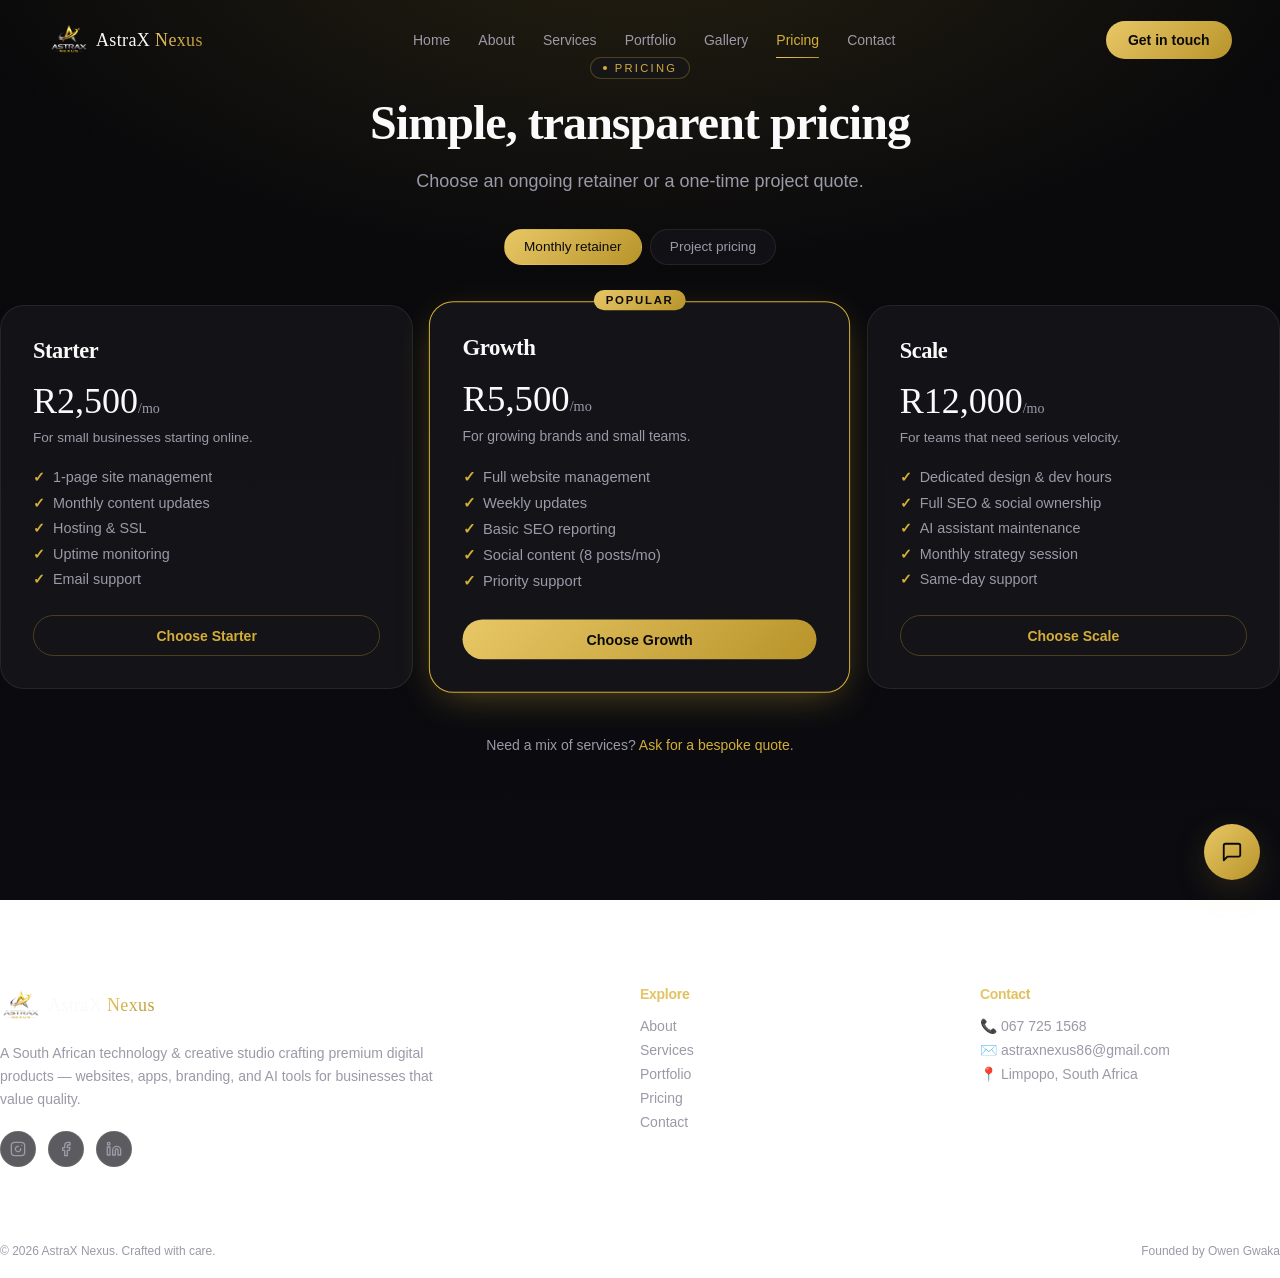
<file: pricing.html>
<!doctype html>
<html lang="en">

<head>
  <meta charset="utf-8" />
  <meta name="viewport" content="width=device-width, initial-scale=1" />
  <title>Pricing | Website, Branding & AI Packages by AstraX Nexus</title>
  <meta name="description"
    content="View transparent monthly retainers and project pricing from AstraX Nexus for website development, branding, SEO, and AI-powered digital products." />
  <meta name="robots" content="index, follow" />
  <meta name="theme-color" content="#09090B" />
  <link rel="canonical" href="https://astraxnexus.com/pricing.html" />
  <meta property="og:title" content="AstraX Nexus Pricing | Transparent Digital Service Packages" />
  <meta property="og:description"
    content="Choose a flexible monthly retainer or one-time project package from AstraX Nexus for premium digital delivery." />
  <meta property="og:type" content="website" />
  <meta property="og:locale" content="en_ZA" />
  <meta property="og:image" content="assets/images/robot-hero.jpg" />
  <meta name="twitter:card" content="summary_large_image" />
  <meta name="twitter:title" content="AstraX Nexus Pricing | Transparent Digital Service Packages" />
  <meta name="twitter:description"
    content="Choose a flexible monthly retainer or one-time project package from AstraX Nexus for premium digital delivery." />
  <meta name="twitter:image" content="assets/images/robot-hero.jpg" />
  <link rel="icon" href="assets/images/logo.png" type="image/png" />
  <link rel="preconnect" href="https://fonts.googleapis.com" />
  <link rel="preconnect" href="https://fonts.gstatic.com" crossorigin />
  <link rel="stylesheet"
    href="https://fonts.googleapis.com/css2?family=Inter:wght@300;400;500;600;700&family=Playfair+Display:wght@500;600;700&display=swap" />
  <link rel="stylesheet" href="assets/css/styles.css" />
</head>

<body>
  <div id="site-nav"></div>
  <div id="site-breadcrumbs"></div>

  <main class="container-x" style="padding: 3.5rem 0 5rem">
    <div class="section-heading center">
      <div class="eyebrow">Pricing</div>
      <h1>Simple, transparent pricing</h1>
      <p>Choose an ongoing retainer or a one-time project quote.</p>
    </div>

    <div class="toggle-wrap" id="pricing-toggle">
      <button class="toggle-btn active" data-mode="monthly">Monthly retainer</button>
      <button class="toggle-btn" data-mode="project">Project pricing</button>
    </div>

    <!-- Monthly -->
    <div class="plans plans-group" data-mode="monthly">
      <div class="plan">
        <h3>Starter</h3>
        <div class="price">R2,500<small>/mo</small></div>
        <p class="text-muted" style="margin-top:0.5rem; font-size:0.85rem">For small businesses starting online.</p>
        <ul>
          <li>1-page site management</li>
          <li>Monthly content updates</li>
          <li>Hosting &amp; SSL</li>
          <li>Uptime monitoring</li>
          <li>Email support</li>
        </ul>
        <a class="btn btn-ghost-gold" href="contact.html">Choose Starter</a>
      </div>
      <div class="plan featured">
        <div class="plan-badge">Popular</div>
        <h3>Growth</h3>
        <div class="price">R5,500<small>/mo</small></div>
        <p class="text-muted" style="margin-top:0.5rem; font-size:0.85rem">For growing brands and small teams.</p>
        <ul>
          <li>Full website management</li>
          <li>Weekly updates</li>
          <li>Basic SEO reporting</li>
          <li>Social content (8 posts/mo)</li>
          <li>Priority support</li>
        </ul>
        <a class="btn btn-gold" href="contact.html">Choose Growth</a>
      </div>
      <div class="plan">
        <h3>Scale</h3>
        <div class="price">R12,000<small>/mo</small></div>
        <p class="text-muted" style="margin-top:0.5rem; font-size:0.85rem">For teams that need serious velocity.</p>
        <ul>
          <li>Dedicated design &amp; dev hours</li>
          <li>Full SEO &amp; social ownership</li>
          <li>AI assistant maintenance</li>
          <li>Monthly strategy session</li>
          <li>Same-day support</li>
        </ul>
        <a class="btn btn-ghost-gold" href="contact.html">Choose Scale</a>
      </div>
    </div>

    <!-- Project -->
    <div class="plans plans-group" data-mode="project" style="display:none">
      <div class="plan">
        <h3>Landing Page</h3>
        <div class="price">from R4,500</div>
        <p class="text-muted" style="margin-top:0.5rem; font-size:0.85rem">1-page conversion-focused site.</p>
        <ul>
          <li>Custom design</li>
          <li>Mobile responsive</li>
          <li>Contact form</li>
          <li>Basic SEO</li>
          <li>1–2 week delivery</li>
        </ul>
        <a class="btn btn-ghost-gold" href="contact.html">Get a quote</a>
      </div>
      <div class="plan featured">
        <div class="plan-badge">Most requested</div>
        <h3>Full Website</h3>
        <div class="price">from R12,000</div>
        <p class="text-muted" style="margin-top:0.5rem; font-size:0.85rem">Multi-page marketing website.</p>
        <ul>
          <li>Up to 8 pages</li>
          <li>CMS integration</li>
          <li>Blog / news module</li>
          <li>SEO foundations</li>
          <li>2–4 week delivery</li>
        </ul>
        <a class="btn btn-gold" href="contact.html">Get a quote</a>
      </div>
      <div class="plan">
        <h3>Web Application</h3>
        <div class="price">from R28,000</div>
        <p class="text-muted" style="margin-top:0.5rem; font-size:0.85rem">Custom dashboards &amp; SaaS builds.</p>
        <ul>
          <li>Custom features</li>
          <li>Auth &amp; roles</li>
          <li>Database &amp; API</li>
          <li>Admin dashboard</li>
          <li>4–12 week delivery</li>
        </ul>
        <a class="btn btn-ghost-gold" href="contact.html">Get a quote</a>
      </div>
    </div>

    <div class="text-center" style="margin-top:3rem; color:var(--muted); font-size:0.875rem">
      Need a mix of services? <a href="contact.html" style="color:var(--gold)">Ask for a bespoke quote</a>.
    </div>
  </main>

  <div id="site-footer"></div>
  <div id="site-chat"></div>
  <script src="assets/js/chatbot.js"></script>
  <script src="assets/js/main.js"></script>
</body>

</html>
</file>
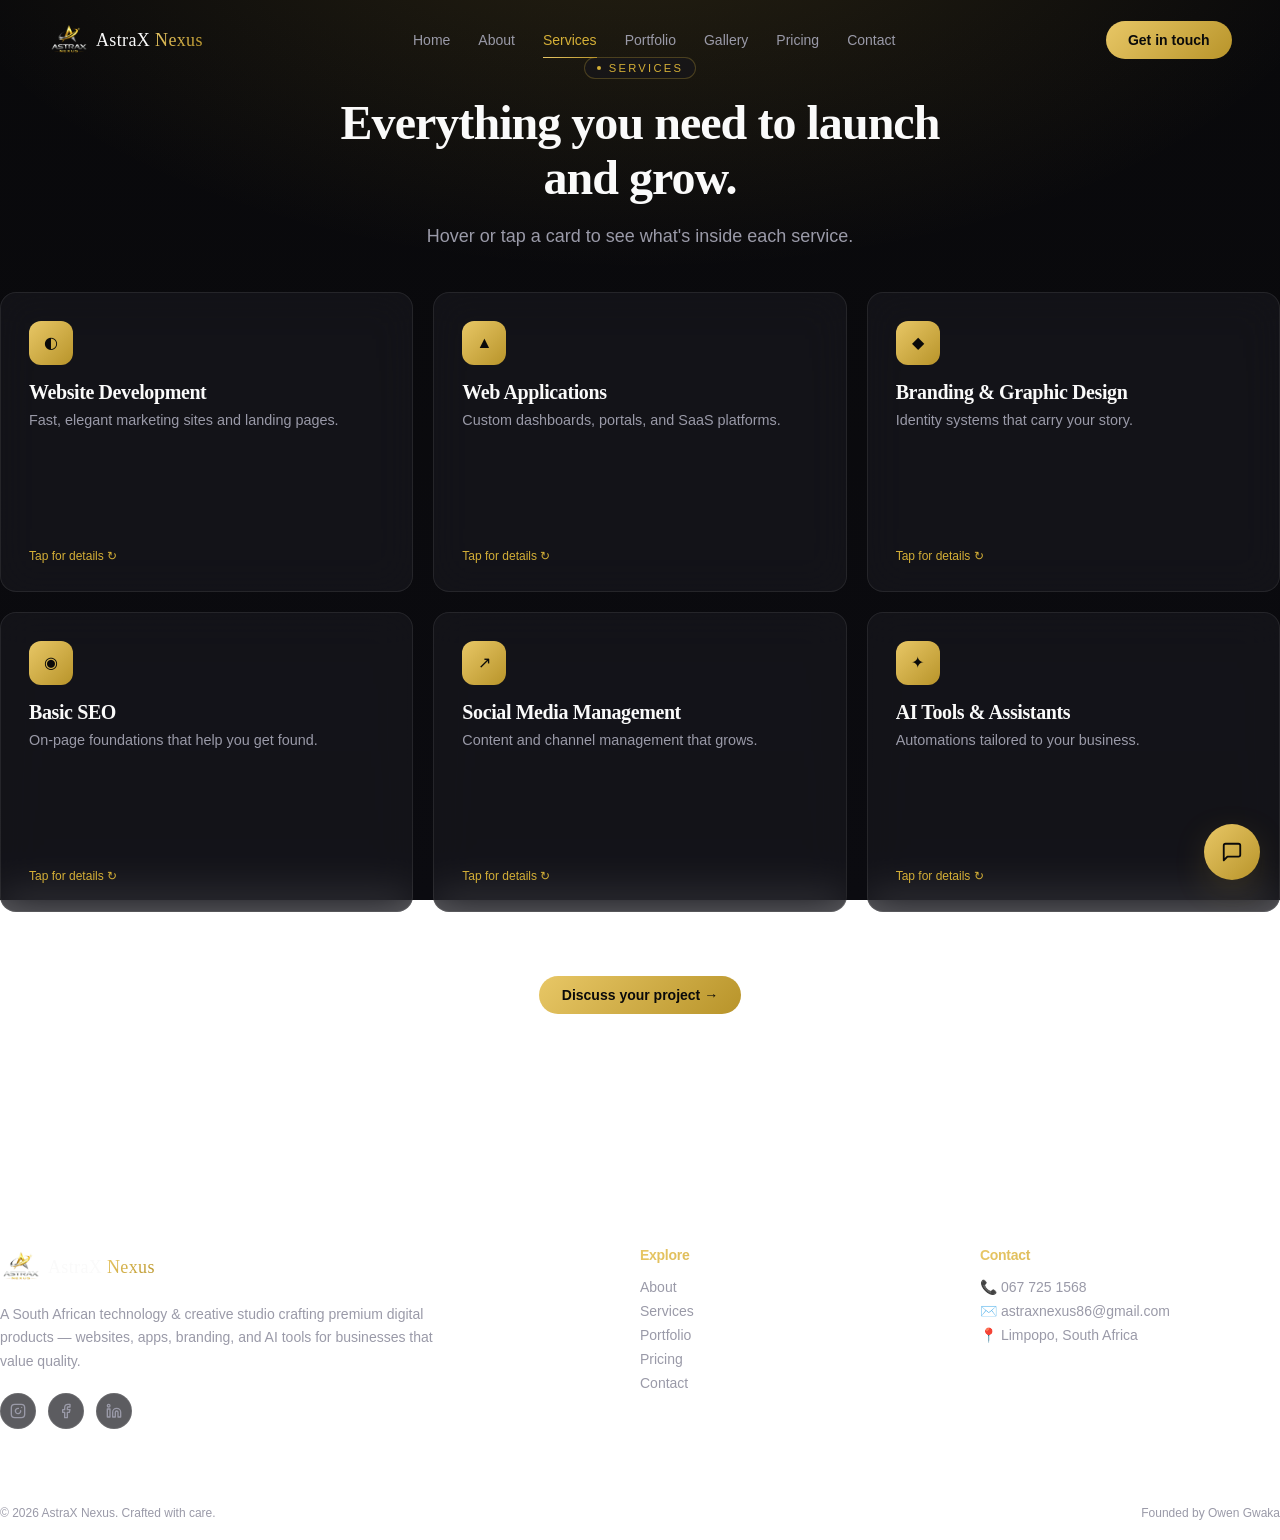
<file: services.html>
<!doctype html>
<html lang="en">

<head>
  <meta charset="utf-8" />
  <meta name="viewport" content="width=device-width, initial-scale=1" />
  <title>Services | Web Development, Branding, SEO & AI Solutions</title>
  <meta name="description"
    content="Explore AstraX Nexus services: responsive website development, web applications, branding and design, SEO, social media support, and AI assistants for growth-focused businesses." />
  <meta name="robots" content="index, follow" />
  <meta name="theme-color" content="#09090B" />
  <link rel="canonical" href="https://astraxnexus.com/services.html" />
  <meta property="og:title" content="AstraX Nexus Services | Websites, Apps, Branding & AI" />
  <meta property="og:description"
    content="AstraX Nexus helps businesses launch and grow with premium web development, branding, SEO, and AI products." />
  <meta property="og:type" content="website" />
  <meta property="og:locale" content="en_ZA" />
  <meta property="og:image" content="assets/images/robot-hero.jpg" />
  <meta name="twitter:card" content="summary_large_image" />
  <meta name="twitter:title" content="AstraX Nexus Services | Websites, Apps, Branding & AI" />
  <meta name="twitter:description"
    content="AstraX Nexus helps businesses launch and grow with premium web development, branding, SEO, and AI products." />
  <meta name="twitter:image" content="assets/images/robot-hero.jpg" />
  <link rel="icon" href="assets/images/logo.png" type="image/png" />
  <link rel="preconnect" href="https://fonts.googleapis.com" />
  <link rel="preconnect" href="https://fonts.gstatic.com" crossorigin />
  <link rel="stylesheet"
    href="https://fonts.googleapis.com/css2?family=Inter:wght@300;400;500;600;700&family=Playfair+Display:wght@500;600;700&display=swap" />
  <link rel="stylesheet" href="assets/css/styles.css" />
</head>

<body>
  <div id="site-nav"></div>
  <div id="site-breadcrumbs"></div>

  <main class="container-x" style="padding: 3.5rem 0 5rem">
    <div class="section-heading center">
      <div class="eyebrow">Services</div>
      <h1>Everything you need to launch and grow.</h1>
      <p>Hover or tap a card to see what's inside each service.</p>
    </div>

    <div class="flip-cards">
      <!-- Card template -->
      <div class="flip-card">
        <div class="flip-inner">
          <div class="glass flip-face">
            <div class="icon-badge">◐</div>
            <h3 style="margin-top:1rem; font-size:1.25rem">Website Development</h3>
            <p style="margin-top:0.5rem; color:var(--muted); font-size:0.9rem">Fast, elegant marketing sites and landing
              pages.</p>
            <p style="color:var(--gold); font-size:0.75rem; margin-top:auto">Tap for details ↻</p>
          </div>
          <div class="glass-gold flip-face flip-back">
            <h4 style="font-size:1.05rem; font-weight:600">What's included</h4>
            <ul>
              <li>Responsive design</li>
              <li>CMS integration</li>
              <li>Contact forms</li>
              <li>Analytics setup</li>
              <li>Basic SEO</li>
            </ul>
          </div>
        </div>
      </div>

      <div class="flip-card">
        <div class="flip-inner">
          <div class="glass flip-face">
            <div class="icon-badge">▲</div>
            <h3 style="margin-top:1rem; font-size:1.25rem">Web Applications</h3>
            <p style="margin-top:0.5rem; color:var(--muted); font-size:0.9rem">Custom dashboards, portals, and SaaS
              platforms.</p>
            <p style="color:var(--gold); font-size:0.75rem; margin-top:auto">Tap for details ↻</p>
          </div>
          <div class="glass-gold flip-face flip-back">
            <h4 style="font-size:1.05rem; font-weight:600">What's included</h4>
            <ul>
              <li>User authentication</li>
              <li>Database design</li>
              <li>API integrations</li>
              <li>Admin dashboards</li>
              <li>Custom features</li>
            </ul>
          </div>
        </div>
      </div>

      <div class="flip-card">
        <div class="flip-inner">
          <div class="glass flip-face">
            <div class="icon-badge">◆</div>
            <h3 style="margin-top:1rem; font-size:1.25rem">Branding &amp; Graphic Design</h3>
            <p style="margin-top:0.5rem; color:var(--muted); font-size:0.9rem">Identity systems that carry your story.
            </p>
            <p style="color:var(--gold); font-size:0.75rem; margin-top:auto">Tap for details ↻</p>
          </div>
          <div class="glass-gold flip-face flip-back">
            <h4 style="font-size:1.05rem; font-weight:600">What's included</h4>
            <ul>
              <li>Logo design</li>
              <li>Colour &amp; typography</li>
              <li>Brand guidelines</li>
              <li>Business cards</li>
              <li>Social templates</li>
            </ul>
          </div>
        </div>
      </div>

      <div class="flip-card">
        <div class="flip-inner">
          <div class="glass flip-face">
            <div class="icon-badge">◉</div>
            <h3 style="margin-top:1rem; font-size:1.25rem">Basic SEO</h3>
            <p style="margin-top:0.5rem; color:var(--muted); font-size:0.9rem">On-page foundations that help you get
              found.</p>
            <p style="color:var(--gold); font-size:0.75rem; margin-top:auto">Tap for details ↻</p>
          </div>
          <div class="glass-gold flip-face flip-back">
            <h4 style="font-size:1.05rem; font-weight:600">What's included</h4>
            <ul>
              <li>Meta tags &amp; schema</li>
              <li>Sitemap &amp; robots.txt</li>
              <li>Semantic HTML</li>
              <li>Page-speed tuning</li>
              <li>Google indexing</li>
            </ul>
          </div>
        </div>
      </div>

      <div class="flip-card">
        <div class="flip-inner">
          <div class="glass flip-face">
            <div class="icon-badge">↗</div>
            <h3 style="margin-top:1rem; font-size:1.25rem">Social Media Management</h3>
            <p style="margin-top:0.5rem; color:var(--muted); font-size:0.9rem">Content and channel management that
              grows.</p>
            <p style="color:var(--gold); font-size:0.75rem; margin-top:auto">Tap for details ↻</p>
          </div>
          <div class="glass-gold flip-face flip-back">
            <h4 style="font-size:1.05rem; font-weight:600">What's included</h4>
            <ul>
              <li>Content strategy</li>
              <li>Post scheduling</li>
              <li>Community management</li>
              <li>Growth reporting</li>
              <li>Paid ads (optional)</li>
            </ul>
          </div>
        </div>
      </div>

      <div class="flip-card">
        <div class="flip-inner">
          <div class="glass flip-face">
            <div class="icon-badge">✦</div>
            <h3 style="margin-top:1rem; font-size:1.25rem">AI Tools &amp; Assistants</h3>
            <p style="margin-top:0.5rem; color:var(--muted); font-size:0.9rem">Automations tailored to your business.
            </p>
            <p style="color:var(--gold); font-size:0.75rem; margin-top:auto">Tap for details ↻</p>
          </div>
          <div class="glass-gold flip-face flip-back">
            <h4 style="font-size:1.05rem; font-weight:600">What's included</h4>
            <ul>
              <li>Custom chatbots</li>
              <li>Knowledge assistants</li>
              <li>Workflow automation</li>
              <li>OpenAI &amp; Gemini APIs</li>
              <li>Analytics &amp; tuning</li>
            </ul>
          </div>
        </div>
      </div>
    </div>

    <div class="text-center" style="margin-top:4rem">
      <a class="btn btn-gold" href="contact.html">Discuss your project →</a>
    </div>
  </main>

  <div id="site-footer"></div>
  <div id="site-chat"></div>
  <script src="assets/js/chatbot.js"></script>
  <script src="assets/js/main.js"></script>
</body>

</html>
</file>
<file: assets/css/styles.css>
/* AstraX Nexus — Static Styles */
:root {
  --bg: #09090B;
  --bg-2: #0f0f14;
  --fg: #fafafa;
  --muted: #9a9aa8;
  --card: #17171d;
  --border: rgba(255, 255, 255, 0.08);
  --border-gold: rgba(212, 175, 55, 0.28);
  --gold: #D4AF37;
  --gold-soft: #C9A227;
  --gold-deep: #a07f1e;
  --grad-gold: linear-gradient(135deg, #E8C766, #B8942A);
  --grad-dark: radial-gradient(1200px 600px at 50% -10%, rgba(212, 175, 55, 0.14), transparent 60%),
    linear-gradient(180deg, #09090B, #0b0b10);
  --shadow-gold: 0 10px 40px -12px rgba(212, 175, 55, 0.45);
  --shadow-elegant: 0 20px 60px -20px rgba(0, 0, 0, 0.7);
  --radius: 0.9rem;
  --font-display: Georgia, "Times New Roman", serif;
  --font-sans: "Segoe UI", Tahoma, Geneva, Verdana, sans-serif;
}

*,
*::before,
*::after {
  box-sizing: border-box;
  border-color: var(--border);
}

html {
  scroll-behavior: smooth;
}

body {
  margin: 0;
  background: var(--grad-dark);
  background-attachment: fixed;
  color: var(--fg);
  font-family: var(--font-sans);
  -webkit-font-smoothing: antialiased;
  min-height: 100vh;
}

h1,
h2,
h3,
h4 {
  font-family: var(--font-display);
  letter-spacing: -0.02em;
  margin: 0;
}

p {
  margin: 0;
}

a {
  color: inherit;
  text-decoration: none;
}

img {
  max-width: 100%;
  display: block;
}

button {
  font-family: inherit;
  cursor: pointer;
  border: none;
  background: none;
  color: inherit;
}

ul,
ol {
  margin: 0;
  padding: 0;
  list-style: none;
}

input,
textarea {
  font-family: inherit;
}

::selection {
  background: rgba(212, 175, 55, 0.35);
  color: #fff;
}

/* Utilities */
.container-x {
  padding-inline: 1.25rem;
  max-width: 1280px;
  margin-inline: auto;
}

@media (min-width: 768px) {
  .container-x {
    padding-inline: 2rem;
  }
}

@media (min-width: 1280px) {
  .container-x {
    padding-inline: 3rem;
  }
}

.glass {
  background: rgba(23, 23, 29, 0.7);
  backdrop-filter: blur(20px) saturate(140%);
  -webkit-backdrop-filter: blur(20px) saturate(140%);
  border: 1px solid var(--border);
}

.glass-gold {
  background: rgba(23, 23, 29, 0.6);
  backdrop-filter: blur(20px) saturate(140%);
  -webkit-backdrop-filter: blur(20px) saturate(140%);
  border: 1px solid var(--border-gold);
}

.gold-text {
  background: var(--grad-gold);
  -webkit-background-clip: text;
  background-clip: text;
  color: transparent;
}

.gold-border {
  border: 1px solid var(--border-gold);
}

.text-muted {
  color: var(--muted);
}

.text-gold {
  color: var(--gold);
}

.btn {
  display: inline-flex;
  align-items: center;
  gap: 0.5rem;
  padding: 0.7rem 1.4rem;
  border-radius: 999px;
  font-size: 0.875rem;
  font-weight: 600;
  transition: all 0.3s ease;
  cursor: pointer;
}

.btn-gold {
  background: var(--grad-gold);
  color: #0a0a0a;
}

.btn-gold:hover {
  box-shadow: var(--shadow-gold);
  transform: translateY(-1px);
}

.btn-ghost-gold {
  background: transparent;
  color: var(--gold);
  border: 1px solid var(--border-gold);
}

.btn-ghost-gold:hover {
  background: rgba(212, 175, 55, 0.1);
  box-shadow: var(--shadow-gold);
}

/* Navbar */
.navbar {
  position: fixed;
  top: 0;
  left: 0;
  right: 0;
  z-index: 50;
  transition: transform 0.3s ease, background 0.3s ease, box-shadow 0.3s ease, border-color 0.3s ease;
  background: transparent;
  transform: translateY(0);
}

.navbar.hidden {
  transform: translateY(-100%);
  pointer-events: none;
}

.navbar.scrolled {
  background: rgba(15, 15, 20, 0.75);
  backdrop-filter: blur(20px) saturate(140%);
  -webkit-backdrop-filter: blur(20px) saturate(140%);
  border-bottom: 1px solid var(--border);
  box-shadow: var(--shadow-elegant);
}

.nav-inner {
  display: flex;
  align-items: center;
  justify-content: space-between;
  height: 64px;
}

@media (min-width: 768px) {
  .nav-inner {
    height: 80px;
  }
}

.nav-brand {
  display: flex;
  align-items: center;
  gap: 0.5rem;
}

.nav-brand img {
  height: 40px;
  width: 40px;
  object-fit: contain;
  transition: transform 0.3s;
}

.nav-brand:hover img {
  transform: scale(1.05);
}

.nav-brand span {
  font-family: var(--font-display);
  font-size: 1.125rem;
  letter-spacing: 0.02em;
}

@media (max-width: 640px) {
  .nav-brand-text {
    display: none;
  }
}

.nav-links {
  display: none;
  align-items: center;
  gap: 0.25rem;
}

@media (min-width: 1024px) {
  .nav-links {
    display: flex;
  }
}

.nav-link {
  position: relative;
  padding: 0.5rem 0.75rem;
  font-size: 0.875rem;
  border-radius: 6px;
  color: var(--muted);
  transition: color 0.2s;
}

.nav-link:hover {
  color: var(--fg);
}

.nav-link.active {
  color: var(--gold);
}

.nav-link.active::after {
  content: '';
  position: absolute;
  left: 0.75rem;
  right: 0.75rem;
  bottom: -2px;
  height: 1px;
  background: var(--grad-gold);
}

.nav-cta {
  display: none;
}

@media (min-width: 1024px) {
  .nav-cta {
    display: inline-flex;
  }
}

.nav-toggle {
  display: inline-flex;
  padding: 0.5rem;
  color: var(--fg);
}

@media (min-width: 1024px) {
  .nav-toggle {
    display: none;
  }
}

.mobile-menu {
  display: none;
  border-top: 1px solid var(--border);
  background: rgba(15, 15, 20, 0.85);
  backdrop-filter: blur(20px);
  -webkit-backdrop-filter: blur(20px);
  animation: fade-up 0.4s ease-out both;
}

.mobile-menu.open {
  display: block;
}

.mobile-menu ul {
  padding: 1rem 0;
  display: flex;
  flex-direction: column;
  gap: 0.25rem;
}

.mobile-menu a {
  display: block;
  padding: 0.65rem 0.75rem;
  border-radius: 6px;
  font-size: 0.875rem;
  color: var(--muted);
}

.mobile-menu a:hover {
  color: var(--fg);
}

.mobile-menu a.active {
  color: var(--gold);
  background: rgba(212, 175, 55, 0.1);
}

/* Breadcrumbs */
.breadcrumbs {
  padding-top: 1.5rem;
}

.breadcrumbs ol {
  display: flex;
  align-items: center;
  gap: 0.375rem;
  font-size: 0.75rem;
  color: var(--muted);
  flex-wrap: wrap;
}

.breadcrumbs a:hover {
  color: var(--gold);
}

.breadcrumbs .sep {
  opacity: 0.6;
}

.breadcrumbs .current {
  color: var(--gold);
}

/* Footer */
.footer {
  margin-top: 6rem;
  border-top: 1px solid var(--border);
}

.footer-grid {
  display: grid;
  gap: 2.5rem;
  padding: 3.5rem 0;
}

@media (min-width: 768px) {
  .footer-grid {
    grid-template-columns: 2fr 1fr 1fr;
  }
}

.footer h4 {
  font-family: var(--font-sans);
  font-size: 0.875rem;
  font-weight: 600;
  margin-bottom: 1rem;
}

.footer ul li {
  margin-bottom: 0.5rem;
  font-size: 0.875rem;
  color: var(--muted);
}

.footer ul a:hover {
  color: var(--fg);
}

.footer .socials {
  display: flex;
  gap: 0.75rem;
  margin-top: 1.25rem;
}

.footer .socials a {
  width: 36px;
  height: 36px;
  border-radius: 999px;
  display: grid;
  place-items: center;
  background: rgba(23, 23, 29, 0.7);
  border: 1px solid var(--border);
  color: var(--muted);
  transition: color 0.2s;
}

.footer .socials a:hover {
  color: var(--gold);
}

.footer-bottom {
  border-top: 1px solid var(--border);
  display: flex;
  flex-wrap: wrap;
  justify-content: space-between;
  padding: 1.25rem 0;
  font-size: 0.75rem;
  color: var(--muted);
}

/* Sections & headings */
.section {
  padding: 3.5rem 0;
}

@media (min-width: 768px) {
  .section {
    padding: 5rem 0;
  }
}

.eyebrow {
  display: inline-flex;
  align-items: center;
  gap: 0.5rem;
  padding: 0.25rem 0.75rem;
  border-radius: 999px;
  font-size: 0.7rem;
  letter-spacing: 0.2em;
  text-transform: uppercase;
  color: var(--gold);
  background: rgba(23, 23, 29, 0.6);
  border: 1px solid var(--border-gold);
}

.eyebrow::before {
  content: '';
  width: 4px;
  height: 4px;
  border-radius: 999px;
  background: var(--gold);
}

.section-heading {
  max-width: 42rem;
}

.section-heading.center {
  margin: 0 auto;
  text-align: center;
}

.section-heading h1,
.section-heading h2 {
  margin-top: 1rem;
  font-size: 1.875rem;
  font-weight: 600;
  line-height: 1.15;
}

@media (min-width: 768px) {

  .section-heading h1,
  .section-heading h2 {
    font-size: 3rem;
  }
}

.section-heading p {
  margin-top: 1rem;
  color: var(--muted);
  font-size: 1rem;
  line-height: 1.7;
}

@media (min-width: 768px) {
  .section-heading p {
    font-size: 1.125rem;
  }
}

/* Hero */
.hero {
  position: relative;
  overflow: hidden;
}

.hero-blobs {
  position: absolute;
  inset: 0;
  z-index: -1;
  pointer-events: none;
}

.hero-blobs .b1 {
  position: absolute;
  top: -8rem;
  left: -8rem;
  width: 500px;
  height: 500px;
  border-radius: 999px;
  background: rgba(212, 175, 55, 0.12);
  filter: blur(80px);
}

.hero-blobs .b2 {
  position: absolute;
  top: 10rem;
  right: -8rem;
  width: 400px;
  height: 400px;
  border-radius: 999px;
  background: rgba(160, 120, 40, 0.08);
  filter: blur(80px);
}

.hero-grid {
  display: grid;
  grid-template-columns: 1fr;
  gap: 3rem;
  align-items: center;
  padding: 3.5rem 0 5rem;
}

@media (min-width: 1024px) {
  .hero-grid {
    grid-template-columns: 1fr 1fr;
    padding-top: 6rem;
  }
}

.hero h1 {
  margin-top: 1.25rem;
  font-size: 2.5rem;
  font-weight: 600;
  line-height: 1.05;
}

@media (min-width: 768px) {
  .hero h1 {
    font-size: 3.75rem;
  }
}

@media (min-width: 1024px) {
  .hero h1 {
    font-size: 4.5rem;
  }
}

.hero p.lede {
  margin-top: 1.5rem;
  color: var(--muted);
  font-size: 1.125rem;
  max-width: 36rem;
  line-height: 1.7;
}

.hero-ctas {
  margin-top: 2rem;
  display: flex;
  gap: 0.75rem;
  flex-wrap: wrap;
}

.hero-trust {
  margin-top: 2.5rem;
  display: flex;
  align-items: center;
  gap: 1.5rem;
  font-size: 0.75rem;
  color: var(--muted);
}

.hero-stars {
  display: inline-flex;
  gap: 2px;
  color: var(--gold);
}

.hero-visual {
  position: relative;
}

.hero-visual .card {
  padding: 1.5rem;
  border-radius: 1.5rem;
  position: relative;
  overflow: hidden;
  animation: glow-pulse 3s ease-in-out infinite;
}

@media (min-width: 768px) {
  .hero-visual .card {
    padding: 2.5rem;
  }
}

.hero-visual .card img {
  width: 100%;
  border-radius: 1rem;
  animation: float-slow 6s ease-in-out infinite;
}

.hero-badge {
  position: absolute;
  top: 1rem;
  right: 1rem;
  padding: 0.25rem 0.75rem;
  border-radius: 999px;
  font-size: 0.625rem;
  letter-spacing: 0.2em;
  text-transform: uppercase;
  color: var(--gold);
}

.hero-founder {
  display: none;
  position: absolute;
  bottom: -1.5rem;
  left: -1.5rem;
  padding: 1rem;
  border-radius: 1rem;
  align-items: center;
  gap: 0.75rem;
}

@media (min-width: 768px) {
  .hero-founder {
    display: flex;
  }
}

.hero-founder img {
  height: 40px;
  width: 40px;
}

/* Stats */
.stats {
  padding: 2.5rem 0;
}

.stats-card {
  padding: 2rem;
  border-radius: 1.5rem;
  display: grid;
  grid-template-columns: repeat(2, 1fr);
  gap: 1.5rem;
}

@media (min-width: 768px) {
  .stats-card {
    padding: 2.5rem;
    grid-template-columns: repeat(4, 1fr);
  }
}

.stat {
  text-align: center;
}

.stat-value {
  font-family: var(--font-display);
  font-size: 2.25rem;
}

@media (min-width: 768px) {
  .stat-value {
    font-size: 3rem;
  }
}

.stat-label {
  margin-top: 0.5rem;
  font-size: 0.75rem;
  letter-spacing: 0.2em;
  text-transform: uppercase;
  color: var(--muted);
}

/* Cards grid */
.grid-cards {
  display: grid;
  grid-template-columns: 1fr;
  gap: 1.25rem;
  margin-top: 2.5rem;
}

@media (min-width: 640px) {
  .grid-cards {
    grid-template-columns: repeat(2, 1fr);
  }
}

@media (min-width: 1024px) {
  .grid-cards.cols-3 {
    grid-template-columns: repeat(3, 1fr);
  }
}

@media (min-width: 1024px) {
  .grid-cards.cols-4 {
    grid-template-columns: repeat(4, 1fr);
  }
}

.card {
  padding: 1.5rem;
  border-radius: 1rem;
  transition: transform 0.3s, border-color 0.3s;
}

.card:hover {
  border-color: var(--border-gold);
  transform: translateY(-4px);
}

.icon-badge {
  height: 44px;
  width: 44px;
  border-radius: 0.75rem;
  display: grid;
  place-items: center;
  background: var(--grad-gold);
  color: #0a0a0a;
}

.card h3 {
  margin-top: 1rem;
  font-size: 1.125rem;
  font-weight: 600;
}

.card p {
  margin-top: 0.5rem;
  font-size: 0.875rem;
  color: var(--muted);
  line-height: 1.6;
}

/* CTA */
.cta-card {
  padding: 2.5rem;
  border-radius: 1.5rem;
  text-align: center;
  position: relative;
  overflow: hidden;
}

@media (min-width: 768px) {
  .cta-card {
    padding: 4rem;
  }
}

.cta-card h2 {
  font-size: 1.875rem;
  font-weight: 600;
}

@media (min-width: 768px) {
  .cta-card h2 {
    font-size: 3rem;
  }
}

.cta-card p {
  margin: 1rem auto 0;
  max-width: 36rem;
  color: var(--muted);
}

.cta-card .btn {
  margin-top: 2rem;
}

.cta-card::before {
  content: '';
  position: absolute;
  inset: 0;
  z-index: -1;
  background: var(--grad-gold);
  opacity: 0.15;
  filter: blur(80px);
}

/* Services (flip cards) */
.flip-cards {
  display: grid;
  grid-template-columns: 1fr;
  gap: 1.25rem;
  margin-top: 2.5rem;
  perspective: 1200px;
}

@media (min-width: 640px) {
  .flip-cards {
    grid-template-columns: repeat(2, 1fr);
  }
}

@media (min-width: 1024px) {
  .flip-cards {
    grid-template-columns: repeat(3, 1fr);
  }
}

.flip-card {
  position: relative;
  height: 300px;
  cursor: pointer;
}

.flip-inner {
  position: relative;
  width: 100%;
  height: 100%;
  transition: transform 0.7s;
  transform-style: preserve-3d;
}

.flip-card.flipped .flip-inner,
.flip-card:hover .flip-inner {
  transform: rotateY(180deg);
}

.flip-face {
  position: absolute;
  inset: 0;
  border-radius: 1rem;
  padding: 1.75rem;
  backface-visibility: hidden;
  -webkit-backface-visibility: hidden;
  display: flex;
  flex-direction: column;
  justify-content: space-between;
}

.flip-back {
  transform: rotateY(180deg);
}

.flip-back ul {
  display: flex;
  flex-direction: column;
  gap: 0.5rem;
  margin-top: 0.75rem;
  font-size: 0.875rem;
  color: var(--muted);
}

.flip-back li::before {
  content: '◆ ';
  color: var(--gold);
}

/* Portfolio */
.portfolio-grid {
  display: grid;
  grid-template-columns: 1fr;
  gap: 1.25rem;
  margin-top: 2.5rem;
}

@media (min-width: 640px) {
  .portfolio-grid {
    grid-template-columns: repeat(2, 1fr);
  }
}

@media (min-width: 1024px) {
  .portfolio-grid {
    grid-template-columns: repeat(3, 1fr);
  }
}

.project {
  border-radius: 1rem;
  overflow: hidden;
  cursor: pointer;
  transition: transform 0.3s, border-color 0.3s;
  background: rgba(23, 23, 29, 0.7);
  border: 1px solid var(--border);
}

.project:hover {
  border-color: var(--border-gold);
  transform: translateY(-4px);
}

.project-thumb {
  aspect-ratio: 16/10;
  overflow: hidden;
  background: linear-gradient(135deg, rgba(212, 175, 55, 0.18), rgba(23, 23, 29, 0.9));
  display: grid;
  place-items: center;
  font-family: var(--font-display);
  font-size: 2rem;
  color: var(--gold);
}

.project-thumb img {
  width: 100%;
  height: 100%;
  object-fit: cover;
  display: block;
}

.project-body {
  padding: 1.25rem;
  background: rgba(10, 10, 14, 0.9);
}

.project-body h3 {
  font-size: 1.05rem;
  font-weight: 600;
  color: #fff;
}

.project-body p {
  margin-top: 0.4rem;
  font-size: 0.85rem;
  color: #fff;
  opacity: 0.9;
}

.tag-row {
  display: flex;
  flex-wrap: wrap;
  gap: 0.375rem;
  margin-top: 0.75rem;
}

.tag {
  font-size: 0.65rem;
  padding: 0.2rem 0.55rem;
  border-radius: 999px;
  background: rgba(212, 175, 55, 0.1);
  color: var(--gold);
  border: 1px solid var(--border-gold);
  text-transform: uppercase;
  letter-spacing: 0.1em;
}

/* Lightbox */
.lightbox {
  position: fixed;
  inset: 0;
  z-index: 100;
  background: rgba(0, 0, 0, 0.85);
  backdrop-filter: blur(8px);
  -webkit-backdrop-filter: blur(8px);
  display: none;
  align-items: center;
  justify-content: center;
  padding: 1.5rem;
  animation: fade-in 0.25s ease-out both;
}

.lightbox.open {
  display: flex;
}

.lightbox-card {
  max-width: 640px;
  width: 100%;
  max-height: 90vh;
  overflow-y: auto;
  border-radius: 1.5rem;
  padding: 2rem;
  background: #17171d;
  border: 1px solid var(--border-gold);
  position: relative;
}

.lightbox-close {
  position: absolute;
  top: 1rem;
  right: 1rem;
  width: 36px;
  height: 36px;
  border-radius: 999px;
  display: grid;
  place-items: center;
  background: rgba(255, 255, 255, 0.06);
  color: var(--fg);
}

.lightbox-thumb {
  aspect-ratio: 16/10;
  border-radius: 1rem;
  margin-bottom: 1.5rem;
  background: linear-gradient(135deg, rgba(212, 175, 55, 0.2), rgba(23, 23, 29, 0.9));
  display: grid;
  place-items: center;
  font-family: var(--font-display);
  font-size: 3rem;
  color: var(--gold);
}

/* Gallery (masonry) */
.masonry {
  column-count: 1;
  column-gap: 1rem;
  margin-top: 2.5rem;
}

@media (min-width: 640px) {
  .masonry {
    column-count: 2;
  }
}

@media (min-width: 1024px) {
  .masonry {
    column-count: 3;
  }
}

.masonry-item {
  break-inside: avoid;
  margin-bottom: 1rem;
  border-radius: 1rem;
  overflow: hidden;
  border: 1px solid var(--border);
  background: rgba(23, 23, 29, 0.7);
  cursor: pointer;
  transition: border-color 0.3s, transform 0.3s;
}

.masonry-item:hover {
  border-color: var(--border-gold);
  transform: translateY(-2px);
}

.masonry-item .thumb {
  display: grid;
  place-items: center;
  overflow: hidden;
  background: linear-gradient(135deg, rgba(212, 175, 55, 0.15), rgba(23, 23, 29, 0.9));
  color: var(--gold);
  font-family: var(--font-display);
  font-size: 1.5rem;
  padding: 0;
}

.masonry-item .thumb img {
  width: 100%;
  height: 100%;
  object-fit: cover;
  display: block;
}

.masonry-item .cap {
  padding: 0.75rem 1rem;
  font-size: 0.8rem;
  color: var(--muted);
  background: rgba(10, 10, 14, 0.9);
}

/* Pricing */
.toggle-wrap {
  display: flex;
  justify-content: center;
  margin-top: 2rem;
  gap: 0.5rem;
}

.toggle-btn {
  padding: 0.6rem 1.2rem;
  border-radius: 999px;
  font-size: 0.85rem;
  color: var(--muted);
  background: rgba(23, 23, 29, 0.6);
  border: 1px solid var(--border);
  transition: all 0.2s;
}

.toggle-btn.active {
  background: var(--grad-gold);
  color: #0a0a0a;
  border-color: transparent;
}

.plans {
  display: grid;
  grid-template-columns: 1fr;
  gap: 1.25rem;
  margin-top: 2.5rem;
}

@media (min-width: 768px) {
  .plans {
    grid-template-columns: repeat(3, 1fr);
  }
}

.plan {
  padding: 2rem;
  border-radius: 1.5rem;
  border: 1px solid var(--border);
  background: rgba(23, 23, 29, 0.7);
  display: flex;
  flex-direction: column;
  position: relative;
}

.plan.featured {
  border-color: var(--gold);
  box-shadow: var(--shadow-gold);
  transform: scale(1.02);
}

.plan-badge {
  position: absolute;
  top: -12px;
  left: 50%;
  transform: translateX(-50%);
  background: var(--grad-gold);
  color: #0a0a0a;
  padding: 0.25rem 0.75rem;
  border-radius: 999px;
  font-size: 0.7rem;
  font-weight: 600;
  text-transform: uppercase;
  letter-spacing: 0.15em;
}

.plan h3 {
  font-size: 1.4rem;
  font-weight: 600;
}

.plan .price {
  margin-top: 1rem;
  font-family: var(--font-display);
  font-size: 2.25rem;
}

.plan .price small {
  font-size: 0.875rem;
  color: var(--muted);
}

.plan ul {
  margin-top: 1.5rem;
  display: flex;
  flex-direction: column;
  gap: 0.6rem;
  font-size: 0.9rem;
  color: var(--muted);
  flex: 1;
}

.plan ul li::before {
  content: '✓';
  color: var(--gold);
  margin-right: 0.5rem;
  font-weight: 700;
}

.plan .btn {
  margin-top: 1.75rem;
  justify-content: center;
}

/* Contact */
.contact-grid {
  display: grid;
  grid-template-columns: 1fr;
  gap: 2rem;
  margin-top: 3.5rem;
}

@media (min-width: 1024px) {
  .contact-grid {
    grid-template-columns: 1fr 1fr;
  }
}

.info-card {
  padding: 1.5rem;
  border-radius: 1rem;
  display: flex;
  gap: 1rem;
  align-items: flex-start;
}

.info-card .icon-badge {
  flex-shrink: 0;
}

.info-card .lbl {
  font-size: 0.7rem;
  letter-spacing: 0.2em;
  text-transform: uppercase;
  color: var(--muted);
}

.info-card .val {
  font-size: 1.1rem;
  font-weight: 600;
  margin-top: 0.25rem;
}

.info-card .val a:hover {
  color: var(--gold);
}

.map-card {
  border-radius: 1rem;
  overflow: hidden;
  aspect-ratio: 16/9;
  display: grid;
  place-items: center;
  color: var(--muted);
  font-size: 0.875rem;
  text-align: center;
}

.form-card {
  padding: 1.75rem;
  border-radius: 1.5rem;
}

@media (min-width: 768px) {
  .form-card {
    padding: 2rem;
  }
}

.form-row {
  display: grid;
  grid-template-columns: 1fr;
  gap: 1rem;
  margin-bottom: 1rem;
}

@media (min-width: 640px) {
  .form-row.two {
    grid-template-columns: 1fr 1fr;
  }
}

.field label {
  display: block;
  font-size: 0.7rem;
  letter-spacing: 0.2em;
  text-transform: uppercase;
  color: var(--muted);
  margin-bottom: 0.35rem;
}

.field label .req {
  color: var(--gold);
}

.field input,
.field textarea {
  width: 100%;
  padding: 0.65rem 1rem;
  border-radius: 0.75rem;
  background: rgba(15, 15, 20, 0.8);
  border: 1px solid var(--border);
  color: var(--fg);
  font-size: 0.9rem;
  outline: none;
  transition: border-color 0.2s;
}

.field textarea {
  padding: 0.85rem 1rem;
  resize: none;
  min-height: 140px;
}

.field input:focus,
.field textarea:focus {
  border-color: var(--gold);
}

/* Dashboard */
.dash-grid {
  display: grid;
  grid-template-columns: 1fr;
  gap: 1.5rem;
  margin-top: 2rem;
}

@media (min-width: 1024px) {
  .dash-grid {
    grid-template-columns: 220px 1fr;
  }
}

.dash-nav {
  padding: 0.75rem;
  border-radius: 1rem;
  height: fit-content;
  display: flex;
  flex-direction: column;
  gap: 0.25rem;
}

.dash-nav button {
  display: flex;
  align-items: center;
  gap: 0.6rem;
  padding: 0.65rem 0.75rem;
  border-radius: 0.75rem;
  font-size: 0.875rem;
  color: var(--muted);
  text-align: left;
  transition: all 0.2s;
}

.dash-nav button:hover {
  color: var(--fg);
  background: rgba(255, 255, 255, 0.04);
}

.dash-nav button.active {
  background: var(--grad-gold);
  color: #0a0a0a;
  font-weight: 600;
}

.kpi-grid {
  display: grid;
  grid-template-columns: 1fr;
  gap: 1rem;
}

@media (min-width: 640px) {
  .kpi-grid {
    grid-template-columns: repeat(2, 1fr);
  }
}

@media (min-width: 1024px) {
  .kpi-grid {
    grid-template-columns: repeat(4, 1fr);
  }
}

.kpi {
  padding: 1.25rem;
  border-radius: 1rem;
}

.kpi-top {
  display: flex;
  align-items: center;
  justify-content: space-between;
  font-size: 0.7rem;
  text-transform: uppercase;
  letter-spacing: 0.2em;
  color: var(--muted);
}

.kpi-val {
  margin-top: 0.75rem;
  font-family: var(--font-display);
  font-size: 1.875rem;
}

.activity {
  margin-top: 1.5rem;
  padding: 1.5rem;
  border-radius: 1rem;
}

.activity li {
  padding: 0.75rem 0;
  border-bottom: 1px solid var(--border);
  font-size: 0.875rem;
  color: var(--muted);
  display: flex;
  justify-content: space-between;
  align-items: center;
}

.activity li:last-child {
  border-bottom: none;
}

/* About team */
.team-grid {
  display: grid;
  grid-template-columns: 1fr;
  gap: 1.25rem;
  margin-top: 2.5rem;
}

@media (min-width: 640px) {
  .team-grid {
    grid-template-columns: repeat(2, 1fr);
  }
}

@media (min-width: 1024px) {
  .team-grid {
    grid-template-columns: repeat(4, 1fr);
  }
}

.member {
  padding: 1.75rem;
  border-radius: 1.25rem;
  text-align: center;
  transition: transform 0.3s, border-color 0.3s;
}

.member:hover {
  transform: translateY(-4px);
  border-color: var(--border-gold);
}

.avatar {
  width: 84px;
  height: 84px;
  margin: 0 auto;
  border-radius: 999px;
  display: grid;
  place-items: center;
  background: var(--grad-gold);
  color: #0a0a0a;
  font-family: var(--font-display);
  font-size: 1.75rem;
  font-weight: 700;
  border: 2px solid var(--gold);
}

.member h4 {
  margin-top: 1rem;
  font-size: 1.125rem;
  font-weight: 600;
}

.member .role {
  color: var(--gold);
  font-size: 0.75rem;
  letter-spacing: 0.15em;
  text-transform: uppercase;
  margin-top: 0.35rem;
}

.member p {
  margin-top: 0.75rem;
  font-size: 0.85rem;
  color: var(--muted);
  line-height: 1.55;
}

/* Chip row */
.chip-row {
  display: flex;
  flex-wrap: wrap;
  justify-content: center;
  gap: 0.75rem;
  margin-top: 2.5rem;
}

.chip {
  padding: 0.6rem 1.25rem;
  border-radius: 999px;
  font-size: 0.875rem;
}

.chip:hover {
  animation: glow-pulse 2s ease-in-out infinite;
}

/* Chat widget */
.chat-toggle {
  position: fixed;
  bottom: 1.25rem;
  right: 1.25rem;
  z-index: 60;
  width: 56px;
  height: 56px;
  border-radius: 999px;
  background: var(--grad-gold);
  color: #0a0a0a;
  display: grid;
  place-items: center;
  animation: glow-pulse 3s ease-in-out infinite;
  box-shadow: var(--shadow-gold);
}

.chat-panel {
  position: fixed;
  bottom: 6rem;
  right: 1rem;
  left: 1rem;
  z-index: 60;
  max-width: 420px;
  height: 540px;
  max-height: 80vh;
  display: none;
  flex-direction: column;
  border-radius: 1.25rem;
  overflow: hidden;
  background: rgba(23, 23, 29, 0.95);
  backdrop-filter: blur(20px);
  -webkit-backdrop-filter: blur(20px);
  border: 1px solid var(--border-gold);
  box-shadow: var(--shadow-elegant);
  animation: fade-up 0.4s ease-out both;
}

@media (min-width: 640px) {
  .chat-panel {
    left: auto;
    right: 1.25rem;
    width: 380px;
  }
}

.chat-panel.open {
  display: flex;
}

.chat-head {
  padding: 0.85rem 1rem;
  border-bottom: 1px solid var(--border);
  display: flex;
  align-items: center;
  gap: 0.75rem;
  background: rgba(15, 15, 20, 0.6);
}

.chat-avatar {
  width: 36px;
  height: 36px;
  border-radius: 999px;
  background: var(--grad-gold);
  color: #0a0a0a;
  display: grid;
  place-items: center;
}

.chat-head .name {
  font-size: 0.875rem;
  font-weight: 600;
}

.chat-head .status {
  font-size: 0.65rem;
  color: var(--muted);
  display: flex;
  align-items: center;
  gap: 4px;
}

.chat-head .dot {
  width: 6px;
  height: 6px;
  border-radius: 999px;
  background: #22c55e;
}

.chat-body {
  flex: 1;
  overflow-y: auto;
  padding: 1rem;
  display: flex;
  flex-direction: column;
  gap: 0.75rem;
}

.msg {
  max-width: 85%;
  padding: 0.65rem 0.9rem;
  border-radius: 1rem;
  font-size: 0.875rem;
  line-height: 1.5;
  white-space: pre-wrap;
}

.msg.user {
  align-self: flex-end;
  background: var(--grad-gold);
  color: #0a0a0a;
  border-bottom-right-radius: 4px;
  font-weight: 500;
}

.msg.bot {
  align-self: flex-start;
  background: #22222a;
  color: var(--fg);
  border: 1px solid var(--border);
  border-bottom-left-radius: 4px;
}

.chat-suggestions {
  display: flex;
  flex-wrap: wrap;
  gap: 0.4rem;
  padding-top: 0.5rem;
}

.chat-suggestions button {
  font-size: 0.7rem;
  padding: 0.35rem 0.75rem;
  border-radius: 999px;
  background: rgba(23, 23, 29, 0.6);
  border: 1px solid var(--border);
  color: var(--muted);
}

.chat-suggestions button:hover {
  color: var(--gold);
  border-color: var(--gold);
}

.chat-form {
  padding: 0.75rem;
  border-top: 1px solid var(--border);
  display: flex;
  gap: 0.5rem;
  background: rgba(15, 15, 20, 0.6);
}

.chat-form input {
  flex: 1;
  padding: 0.5rem 1rem;
  border-radius: 999px;
  background: #22222a;
  border: 1px solid var(--border);
  color: var(--fg);
  font-size: 0.85rem;
  outline: none;
}

.chat-form input:focus {
  border-color: var(--gold);
}

.chat-form button {
  width: 36px;
  height: 36px;
  border-radius: 999px;
  background: var(--grad-gold);
  color: #0a0a0a;
  display: grid;
  place-items: center;
}

.chat-form button:disabled {
  opacity: 0.5;
}

.typing {
  display: inline-flex;
  gap: 4px;
  padding: 0.65rem 0.9rem;
  background: #22222a;
  border: 1px solid var(--border);
  border-radius: 1rem;
  border-bottom-left-radius: 4px;
  align-self: flex-start;
}

.typing span {
  width: 6px;
  height: 6px;
  border-radius: 999px;
  background: var(--gold);
  animation: bounce 1.2s ease-in-out infinite;
}

.typing span:nth-child(2) {
  animation-delay: 0.15s;
}

.typing span:nth-child(3) {
  animation-delay: 0.3s;
}

/* Toast */
.toast {
  position: fixed;
  top: 1.25rem;
  right: 1.25rem;
  z-index: 100;
  padding: 0.85rem 1.25rem;
  border-radius: 0.75rem;
  background: #17171d;
  border: 1px solid var(--border-gold);
  color: var(--fg);
  font-size: 0.875rem;
  box-shadow: var(--shadow-elegant);
  animation: fade-up 0.3s ease-out both;
}

/* Animations */
@keyframes float-slow {

  0%,
  100% {
    transform: translateY(0);
  }

  50% {
    transform: translateY(-14px);
  }
}

@keyframes glow-pulse {

  0%,
  100% {
    box-shadow: 0 0 20px rgba(212, 175, 55, 0.2);
  }

  50% {
    box-shadow: 0 0 40px rgba(212, 175, 55, 0.45);
  }
}

@keyframes fade-up {
  from {
    opacity: 0;
    transform: translateY(20px);
  }

  to {
    opacity: 1;
    transform: translateY(0);
  }
}

@keyframes fade-in {
  from {
    opacity: 0;
  }

  to {
    opacity: 1;
  }
}

@keyframes bounce {

  0%,
  100% {
    transform: translateY(0);
  }

  50% {
    transform: translateY(-4px);
  }
}

.animate-float {
  animation: float-slow 6s ease-in-out infinite;
}

.animate-fade-up {
  animation: fade-up 0.7s ease-out both;
}

.delay-1 {
  animation-delay: 0.15s;
}

/* Text helpers */
.text-center {
  text-align: center;
}

.mt-6 {
  margin-top: 1.5rem;
}

.mt-10 {
  margin-top: 2.5rem;
}

.max-w-2xl {
  max-width: 42rem;
  margin-left: auto;
  margin-right: auto;
}

/* 404 */
.notfound {
  min-height: 60vh;
  display: grid;
  place-items: center;
  text-align: center;
  padding: 2rem;
}

.notfound h1 {
  font-size: 5rem;
}
</file>
